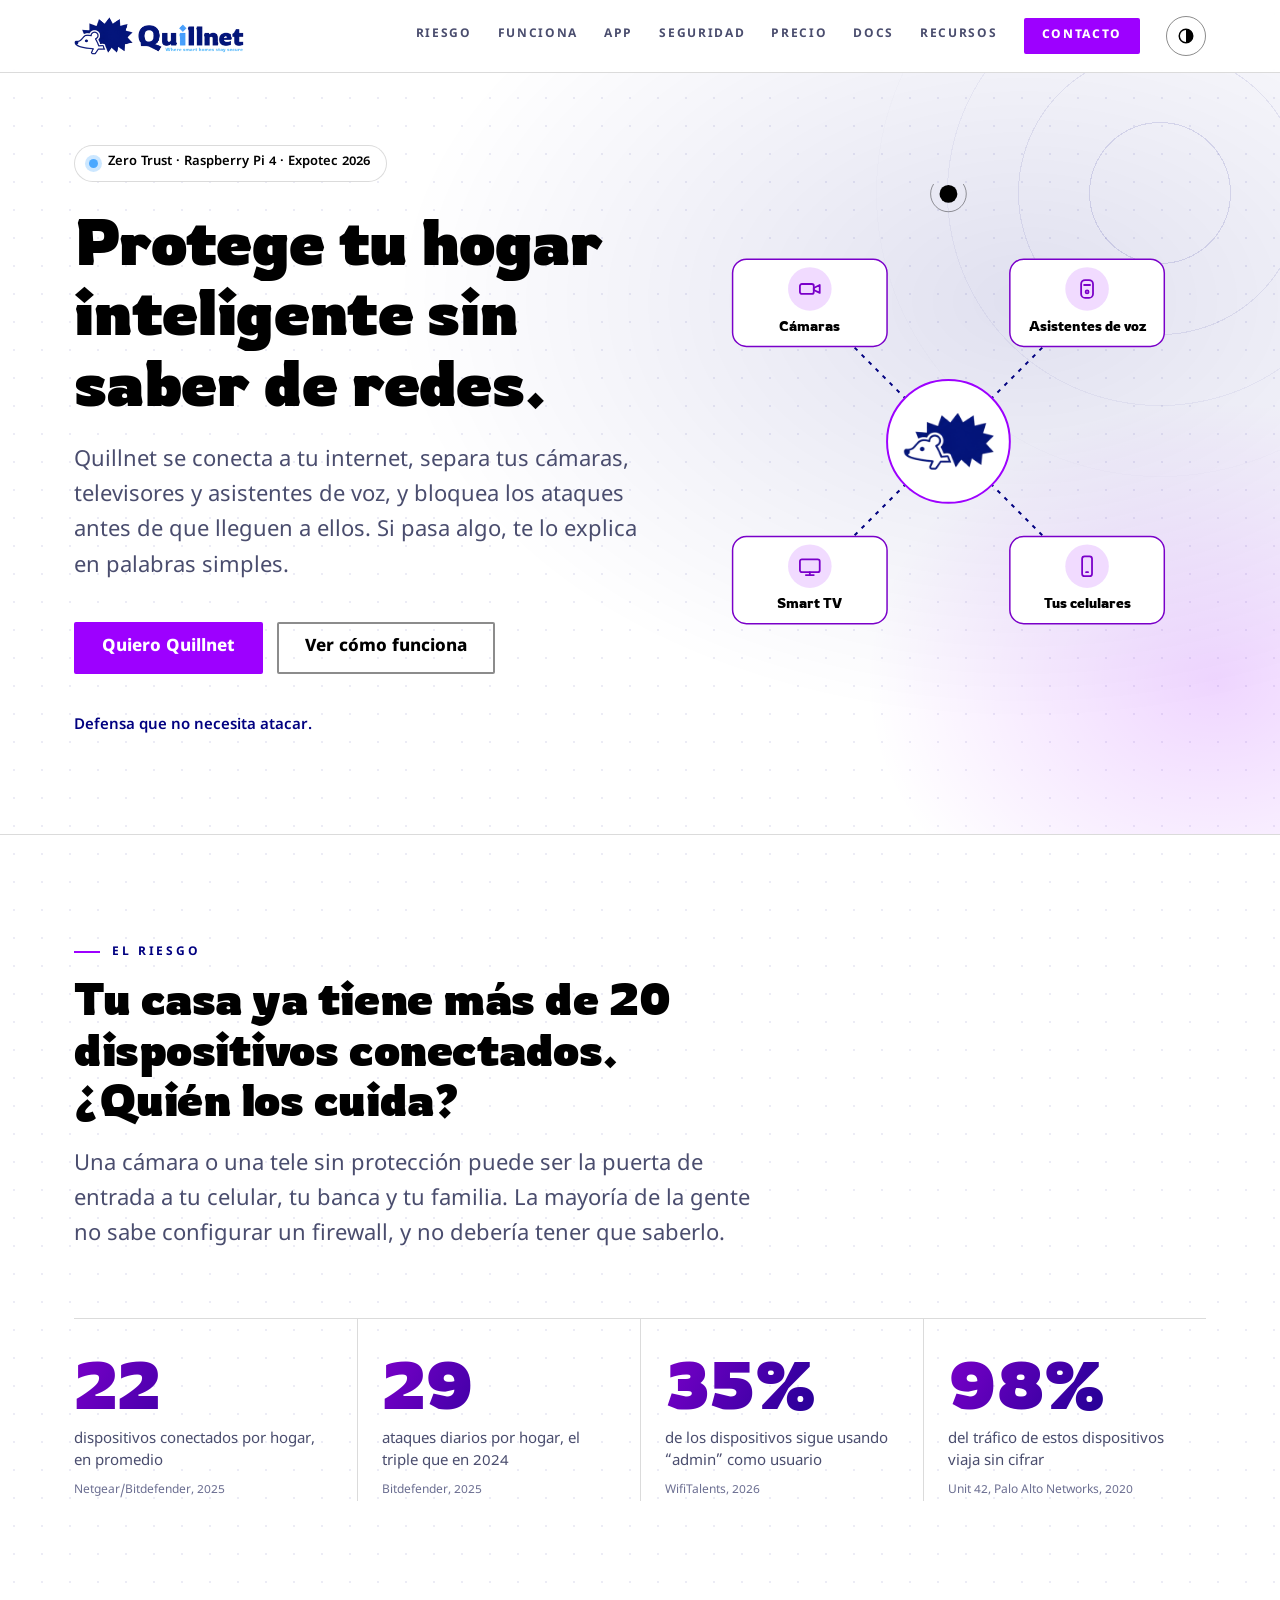
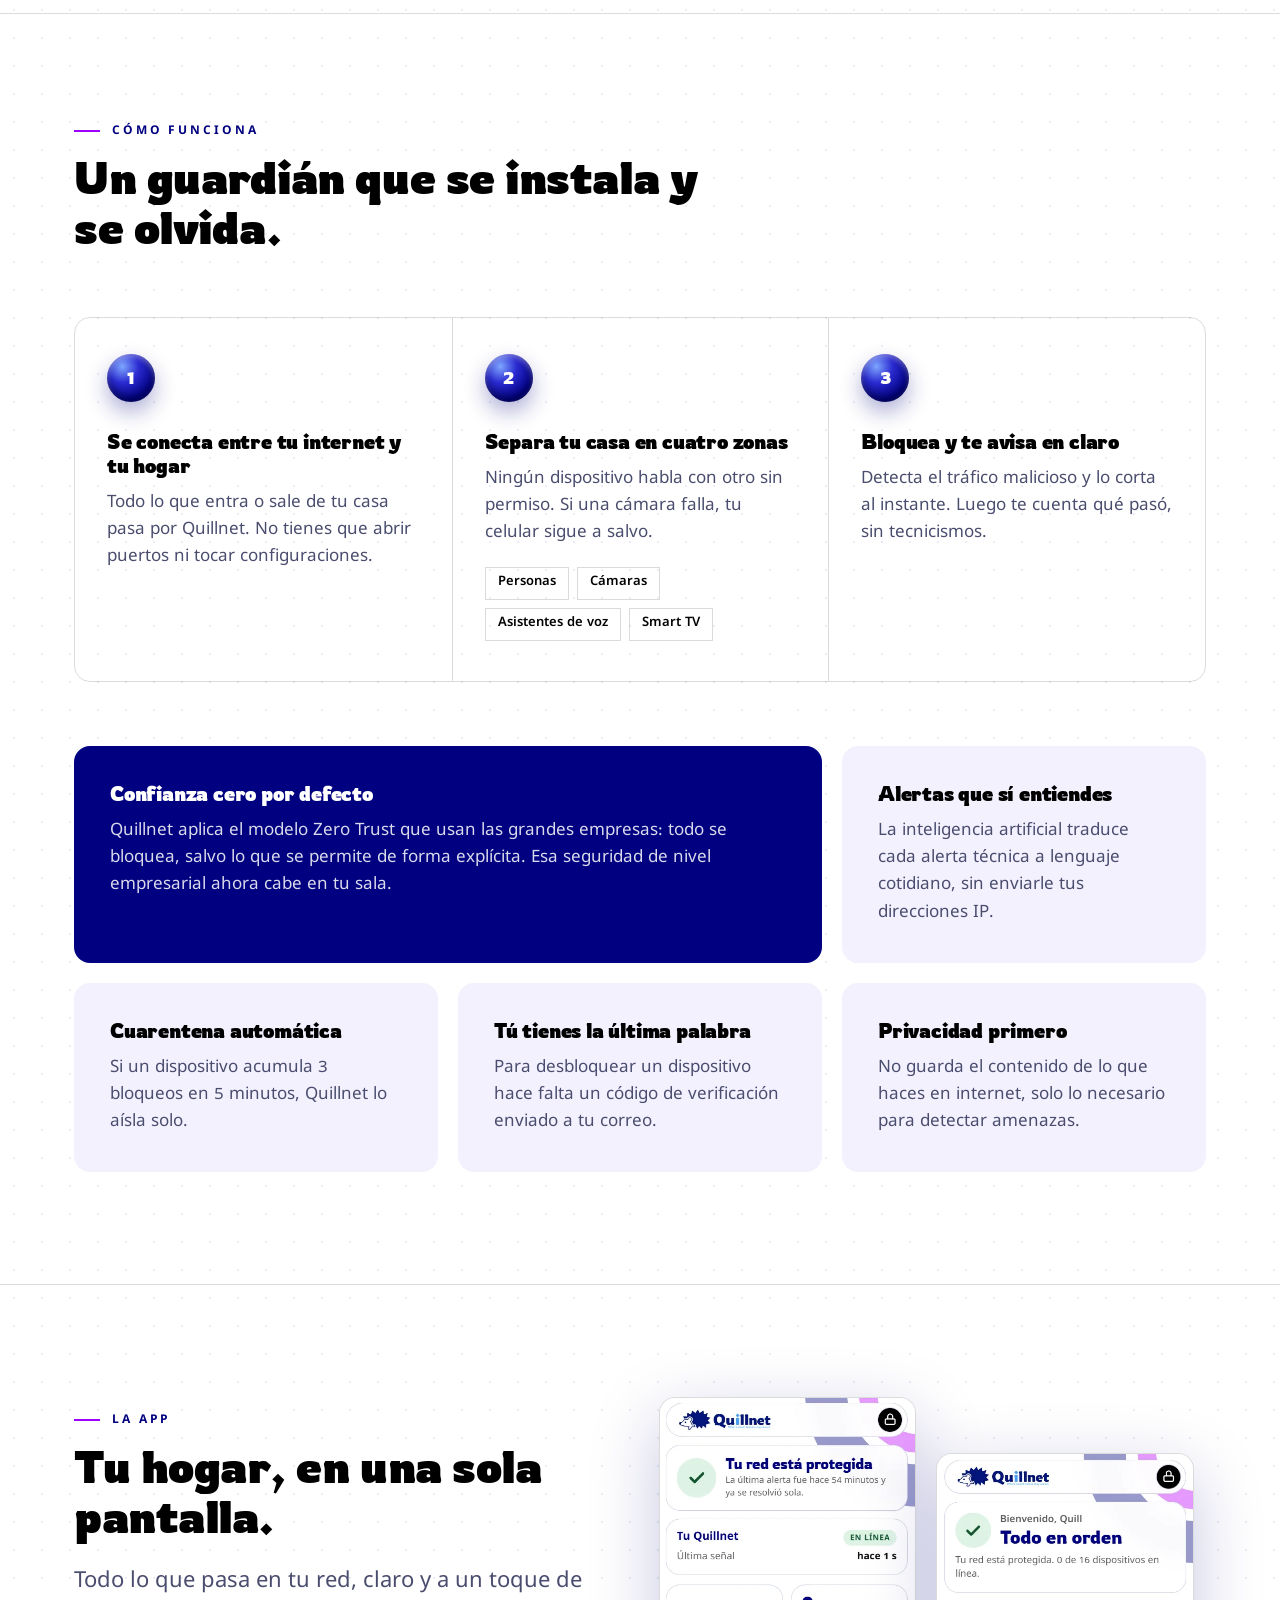
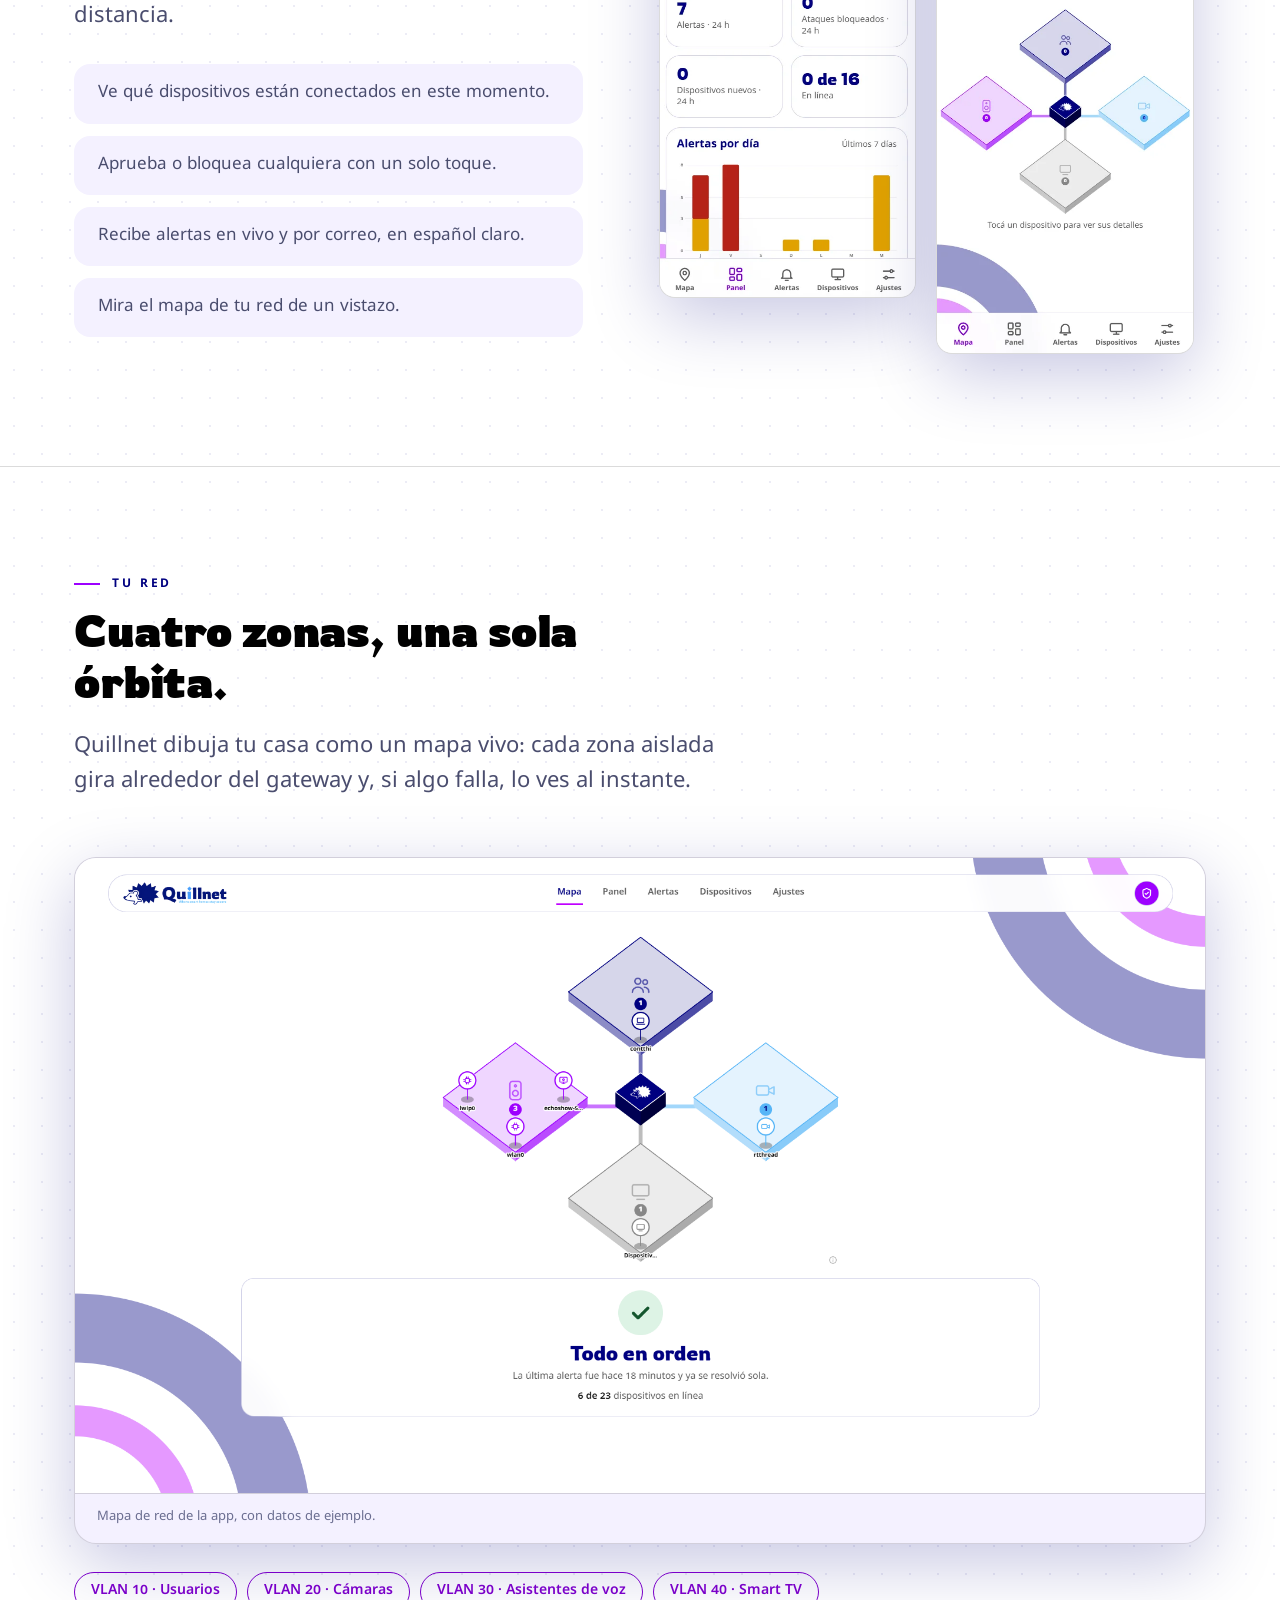
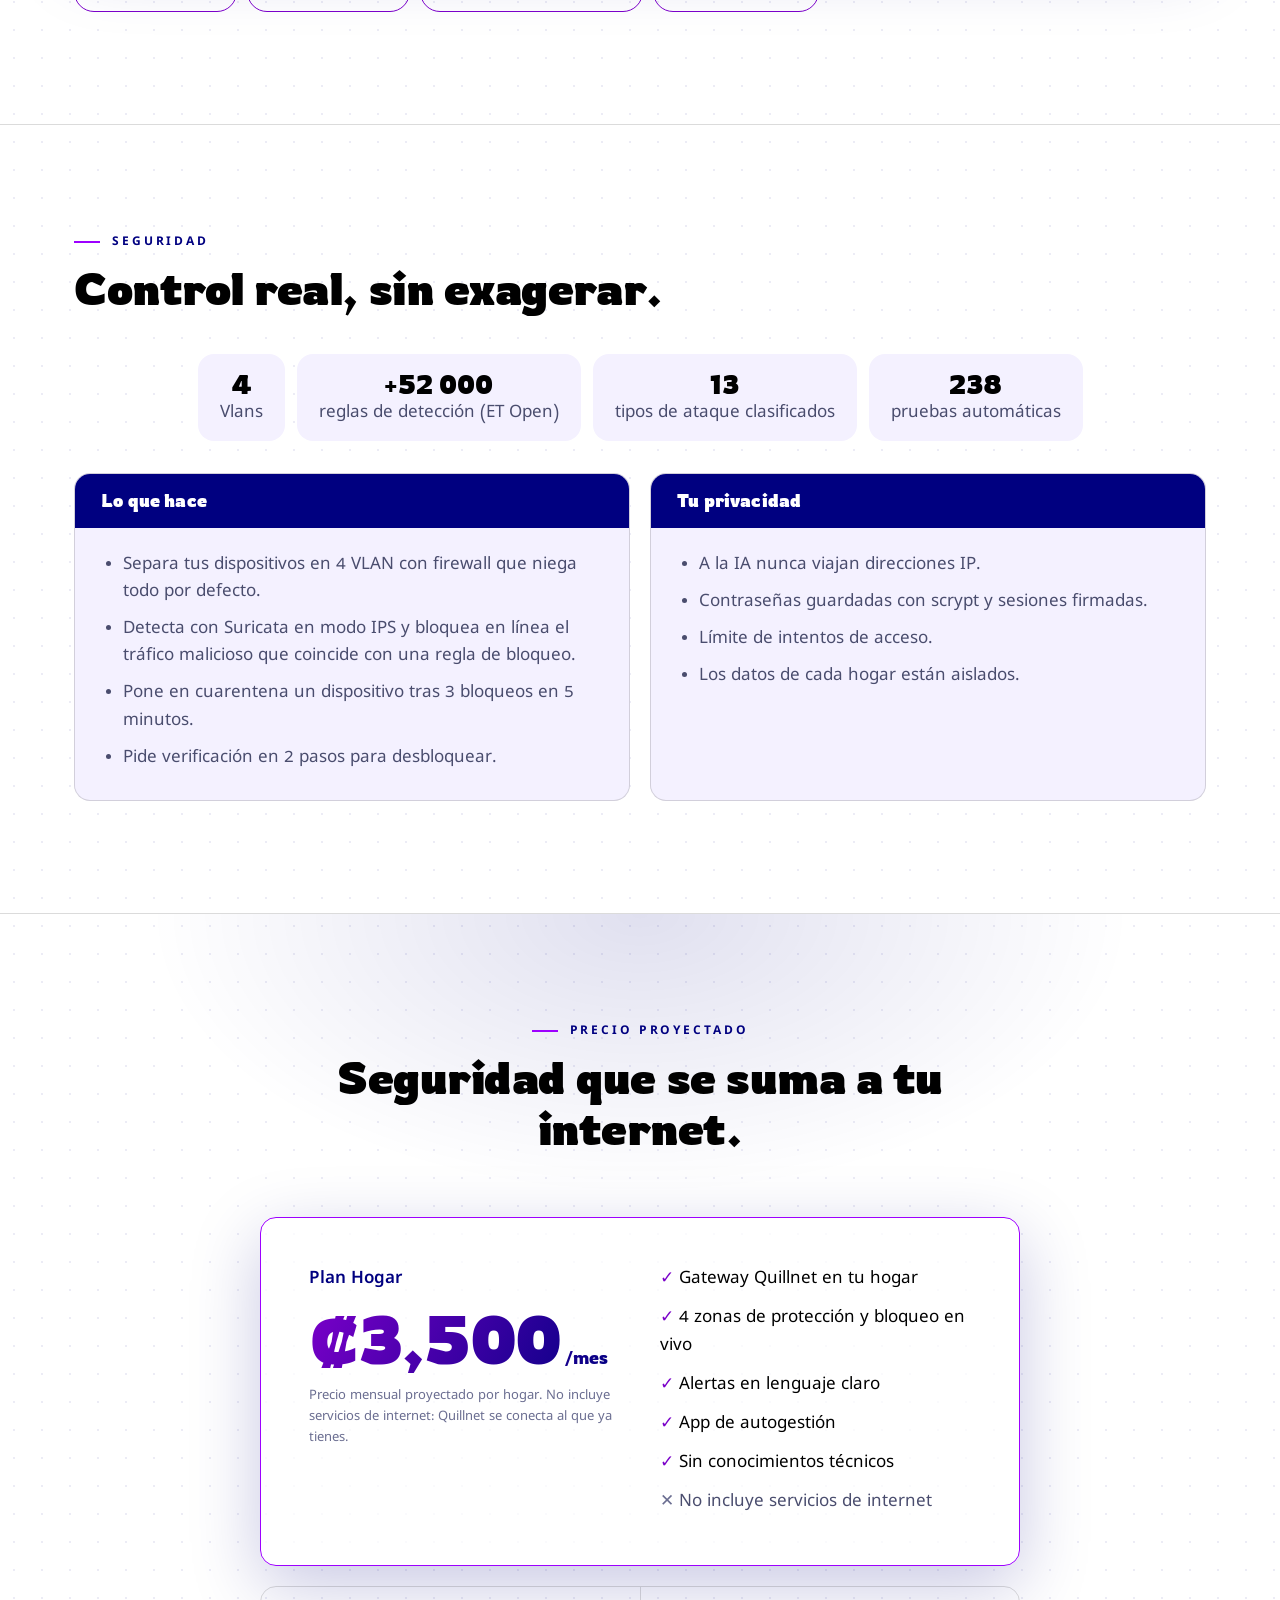
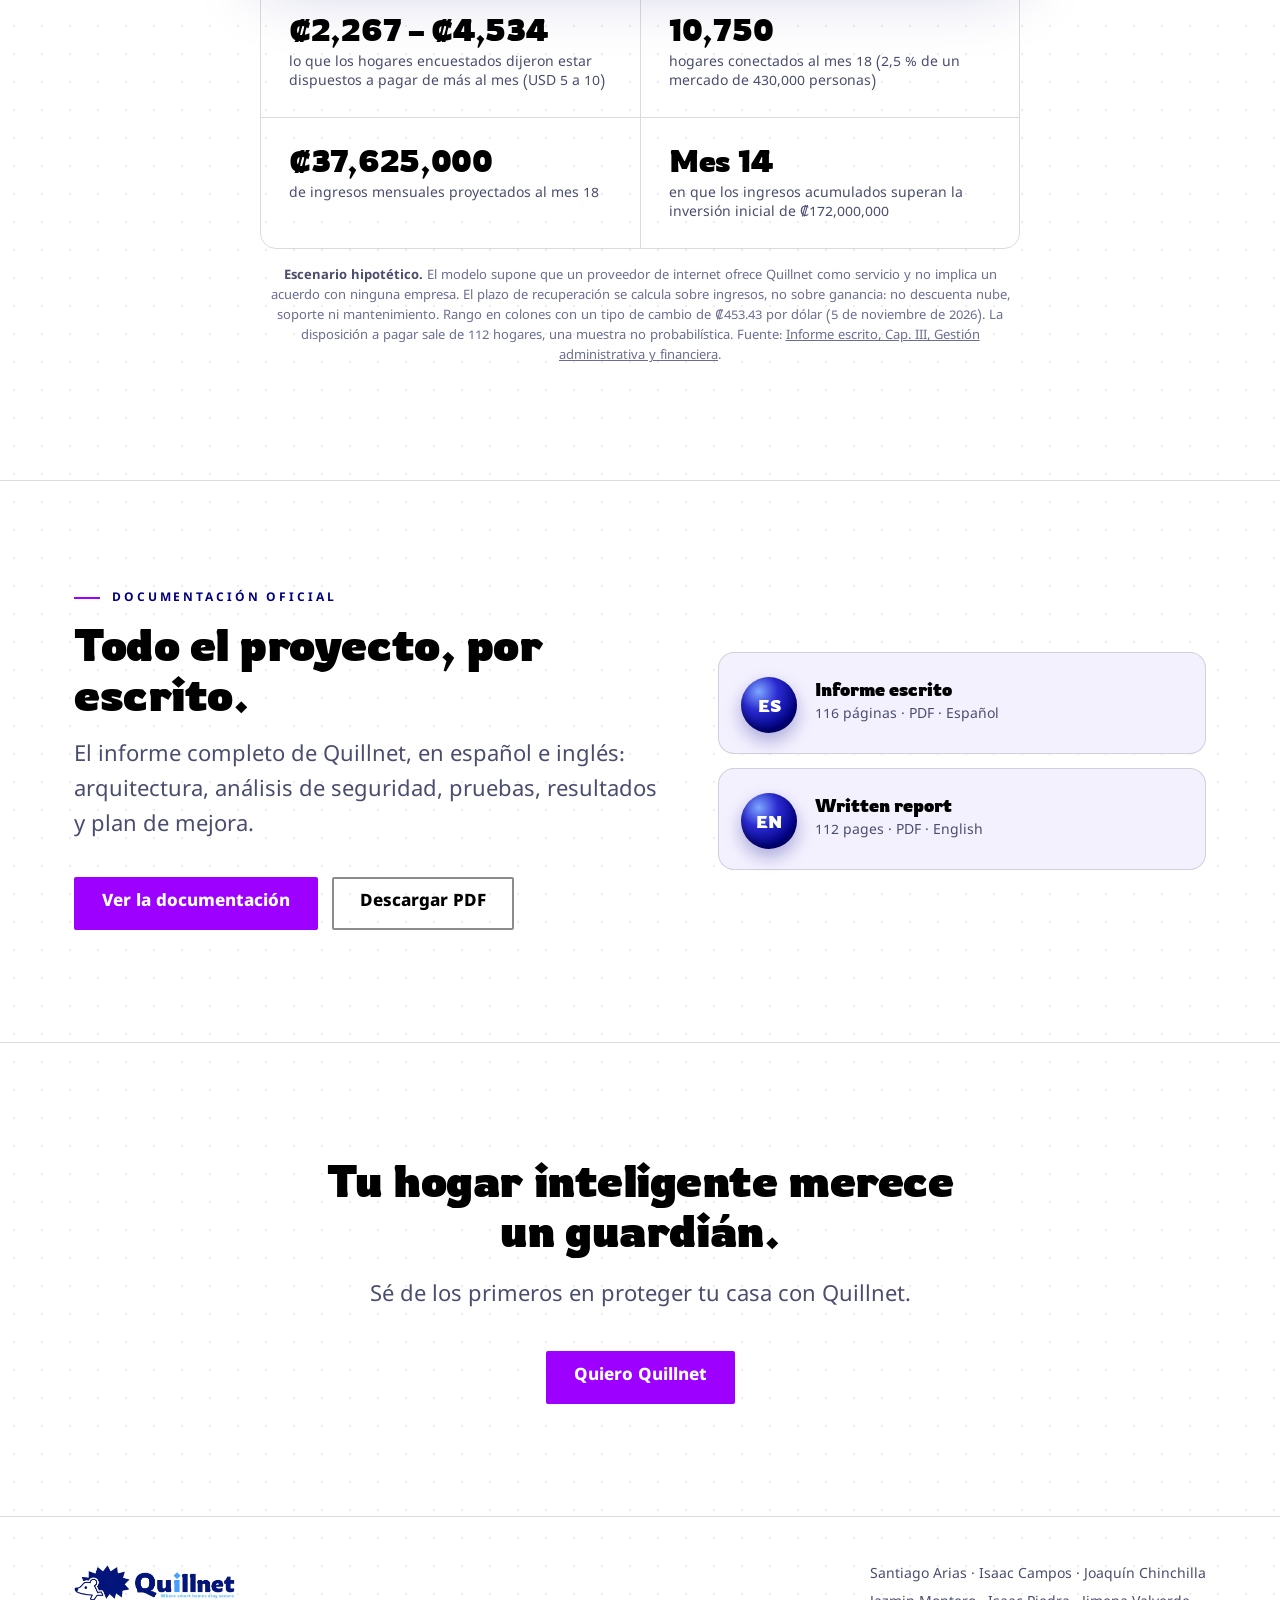
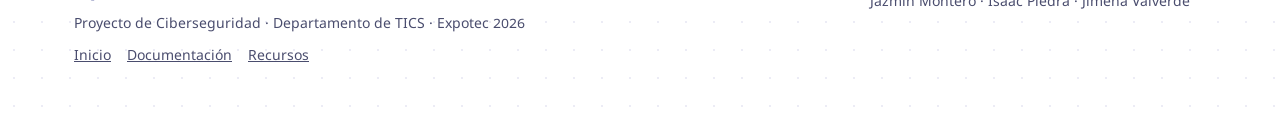
<file: index.html>
<!DOCTYPE html>
<html lang="es">
<head>
<meta charset="utf-8">
<meta name="viewport" content="width=device-width, initial-scale=1, viewport-fit=cover">
<title>Quillnet · Defensa que no necesita atacar</title>
<meta name="description" content="Quillnet protege las cámaras, televisores y asistentes de voz de tu hogar sin que tengas que configurar nada.">
<meta name="color-scheme" content="light dark"><script>var t=null;try{t=localStorage.getItem("qn-theme2")}catch(e){}document.documentElement.setAttribute("data-qn",t==="dark"?"dark":"light")</script><link rel="preconnect" href="https://fonts.googleapis.com"><link rel="preconnect" href="https://fonts.gstatic.com" crossorigin><link rel="stylesheet" href="https://fonts.googleapis.com/css2?family=Noto+Sans+Telugu:wght@300;400;600;800&family=Rowdies:wght@300;400;700&display=swap"><link rel="icon" href="assets/img/hub-light.png">
<link rel="stylesheet" href="css/styles.css"><link rel="stylesheet" href="css/quill.css">
</head>
<body>
<header><div class="wrap"><a href="#top" aria-label="Quillnet, inicio"><img class="lg-d" src="assets/img/logo-dark.png" alt="Quillnet"><img class="lg-l" src="assets/img/logo-light.png" alt="Quillnet"></a>
<nav aria-label="Principal"><a href="#problema">Riesgo</a><a href="#como">Funciona</a><a href="#app">App</a><a href="#seguridad">Seguridad</a><a href="#precio">Precio</a><a href="documentacion.html">Docs</a><a href="recursos.html">Recursos</a><a class="btn" href="#contacto">Contacto</a><button class="tg" id="tg" type="button" aria-label="Cambiar entre modo claro y oscuro" title="Modo claro / oscuro"><svg viewBox="0 0 24 24" aria-hidden="true"><circle cx="12" cy="12" r="9" fill="none" stroke="currentColor" stroke-width="2"/><path d="M12 3a9 9 0 0 1 0 18z" fill="currentColor"/></svg></button></nav></div></header>

<main id="top">
<section class="hero"><div class="wrap">
<div>
<p class="pill">Zero Trust · Raspberry Pi 4 · Expotec 2026</p>
<h1>Protege tu hogar inteligente sin saber de redes.</h1>
<p class="lead">Quillnet se conecta a tu internet, separa tus cámaras, televisores y asistentes de voz, y bloquea los ataques antes de que lleguen a ellos. Si pasa algo, te lo explica en palabras simples.</p>
<div class="cta"><a class="btn" href="#contacto">Quiero Quillnet</a><a class="btn ghost" href="#como">Ver cómo funciona</a></div>
<p class="tag">Defensa que no necesita atacar.</p>
</div>
<svg class="viz" viewBox="0 0 520 520" role="img" aria-label="Quillnet bloquea una amenaza antes de que llegue a los dispositivos del hogar">
<g class="link"><line x1="260" y1="260" x2="120" y2="120"/><line x1="260" y1="260" x2="400" y2="120"/><line x1="260" y1="260" x2="120" y2="400"/><line x1="260" y1="260" x2="400" y2="400"/></g>
<g><g class="zn"><rect class="zone" x="42" y="76" width="156" height="88" rx="14"/><circle class="badge" cx="120" cy="106" r="22"/><g class="ico" transform="translate(108 94)"><rect x="2" y="7" width="14" height="10" rx="2"/><path d="M16 11l6-3v8l-6-3z"/></g><text x="120" y="148" text-anchor="middle">Cámaras</text></g><g class="zn"><rect class="zone" x="322" y="76" width="156" height="88" rx="14"/><circle class="badge" cx="400" cy="106" r="22"/><g class="ico" transform="translate(388 94)"><rect x="6" y="3" width="12" height="18" rx="4"/><path d="M9 8h6"/><circle cx="12" cy="15" r="1.5"/></g><text x="400" y="148" text-anchor="middle">Asistentes de voz</text></g><g class="zn"><rect class="zone" x="42" y="356" width="156" height="88" rx="14"/><circle class="badge" cx="120" cy="386" r="22"/><g class="ico" transform="translate(108 374)"><rect x="2" y="5" width="20" height="13" rx="2"/><path d="M8 21h8M12 18v3"/></g><text x="120" y="428" text-anchor="middle">Smart TV</text></g><g class="zn"><rect class="zone" x="322" y="356" width="156" height="88" rx="14"/><circle class="badge" cx="400" cy="386" r="22"/><g class="ico" transform="translate(388 374)"><rect x="7" y="2" width="10" height="20" rx="2.5"/><path d="M11 18h2"/></g><text x="400" y="428" text-anchor="middle">Tus celulares</text></g></g>
<circle cx="260" cy="260" r="62" class="hub"/>
<image class="lg-d" href="assets/img/hub-dark.png" x="214" y="228" width="92" height="64" preserveAspectRatio="xMidYMid meet"/><image class="lg-l" href="assets/img/hub-light.png" x="214" y="228" width="92" height="64" preserveAspectRatio="xMidYMid meet"/>
<g class="spines" style="stroke:var(--spine)" stroke-width="3" stroke-linecap="round"><path d="M260 176V148M260 344v28M176 260H148M344 260h28M200 200l-20-20M320 200l20-20M200 320l-20 20M320 320l20 20"/></g>
<g class="threat"><circle class="tdot" cx="260" cy="10" r="9"/><circle class="tring" cx="260" cy="10" r="18"/></g>
<text x="260" y="500" text-anchor="middle" class="alert" style="fill:var(--alertc)">Amenaza bloqueada</text>
</svg>
</div></section>

<section id="problema"><div class="wrap">
<p class="eyebrow">El riesgo</p>
<h2>Tu casa ya tiene más de 20 dispositivos conectados. ¿Quién los cuida?</h2>
<p class="lead" style="margin-top:24px">Una cámara o una tele sin protección puede ser la puerta de entrada a tu celular, tu banca y tu familia. La mayoría de la gente no sabe configurar un firewall, y no debería tener que saberlo.</p>
<div class="stats">
<div class="stat"><b data-to="22">0</b><span>dispositivos conectados por hogar, en promedio</span><small>Netgear/Bitdefender, 2025</small></div>
<div class="stat"><b data-to="29">0</b><span>ataques diarios por hogar, el triple que en 2024</span><small>Bitdefender, 2025</small></div>
<div class="stat"><b data-to="35" data-s="%">0</b><span>de los dispositivos sigue usando “admin” como usuario</span><small>WifiTalents, 2026</small></div>
<div class="stat"><b data-to="98" data-s="%">0</b><span>del tráfico de estos dispositivos viaja sin cifrar</span><small>Unit 42, Palo Alto Networks, 2020</small></div>
</div></div></section>

<section id="como"><div class="wrap">
<p class="eyebrow">Cómo funciona</p>
<h2>Un guardián que se instala y se olvida.</h2>
<div class="steps">
<div class="step"><i>1</i><h3>Se conecta entre tu internet y tu hogar</h3><p>Todo lo que entra o sale de tu casa pasa por Quillnet. No tienes que abrir puertos ni tocar configuraciones.</p></div>
<div class="step"><i>2</i><h3>Separa tu casa en cuatro zonas</h3><p>Ningún dispositivo habla con otro sin permiso. Si una cámara falla, tu celular sigue a salvo.</p><div class="zones"><span>Personas</span><span>Cámaras</span><span>Asistentes de voz</span><span>Smart TV</span></div></div>
<div class="step"><i>3</i><h3>Bloquea y te avisa en claro</h3><p>Detecta el tráfico malicioso y lo corta al instante. Luego te cuenta qué pasó, sin tecnicismos.</p></div>
</div>
<div class="feats">
<div class="feat"><h3>Confianza cero por defecto</h3><p>Quillnet aplica el modelo Zero Trust que usan las grandes empresas: todo se bloquea, salvo lo que se permite de forma explícita. Esa seguridad de nivel empresarial ahora cabe en tu sala.</p></div>
<div class="feat"><h3>Alertas que sí entiendes</h3><p>La inteligencia artificial traduce cada alerta técnica a lenguaje cotidiano, sin enviarle tus direcciones IP.</p></div>
<div class="feat"><h3>Cuarentena automática</h3><p>Si un dispositivo acumula 3 bloqueos en 5 minutos, Quillnet lo aísla solo.</p></div>
<div class="feat"><h3>Tú tienes la última palabra</h3><p>Para desbloquear un dispositivo hace falta un código de verificación enviado a tu correo.</p></div>
<div class="feat"><h3>Privacidad primero</h3><p>No guarda el contenido de lo que haces en internet, solo lo necesario para detectar amenazas.</p></div>
</div></div></section>

<section id="app" class="app"><div class="wrap">
<div>
<p class="eyebrow">La app</p>
<h2>Tu hogar, en una sola pantalla.</h2>
<p class="lead" style="margin-top:24px">Todo lo que pasa en tu red, claro y a un toque de distancia.</p>
<ul><li>Ve qué dispositivos están conectados en este momento.</li><li>Aprueba o bloquea cualquiera con un solo toque.</li><li>Recibe alertas en vivo y por correo, en español claro.</li><li>Mira el mapa de tu red de un vistazo.</li></ul>
</div>
<div class="phones"><div class="phone"><img class="lg-l" src="assets/img/panel-claro.webp" alt="Panel de Quillnet: la red está protegida, con alertas y dispositivos en línea" loading="lazy"><img class="lg-d" src="assets/img/panel-oscuro.webp" alt="Panel de Quillnet: la red está protegida, con alertas y dispositivos en línea" loading="lazy"></div><div class="phone"><img class="lg-l" src="assets/img/mapa-claro.webp" alt="Mapa de Quillnet con las cuatro zonas del hogar" loading="lazy"><img class="lg-d" src="assets/img/mapa-oscuro.webp" alt="Mapa de Quillnet con las cuatro zonas del hogar" loading="lazy"></div></div>
</div></section>

<section id="red"><div class="wrap">
<p class="eyebrow">Tu red</p>
<h2>Cuatro zonas, una sola órbita.</h2>
<p class="lead" style="margin-top:24px">Quillnet dibuja tu casa como un mapa vivo: cada zona aislada gira alrededor del gateway y, si algo falla, lo ves al instante.</p>
<figure class="figure"><img class="lg-l" src="assets/img/Captura de pantalla 2026-11-11 134157.png" alt="Mapa de red de Quillnet en modo claro: cuatro VLAN alrededor de la Raspberry Pi y la salida a internet" loading="lazy" width="1800" height="1013"><img class="lg-d" src="assets/img/Captura de pantalla 2026-11-11 134353.png" alt="Mapa de red de Quillnet en modo oscuro: cuatro VLAN alrededor de la Raspberry Pi y la salida a internet" loading="lazy" width="1800" height="1013"><figcaption class="figcap">Mapa de red de la app, con datos de ejemplo.</figcaption></figure>
<ul class="red-note"><li>VLAN 10 · Usuarios</li><li>VLAN 20 · Cámaras</li><li>VLAN 30 · Asistentes de voz</li><li>VLAN 40 · Smart TV</li></ul>
</div></section>

<section id="seguridad"><div class="wrap"><p class="eyebrow">Seguridad</p><h2>Control real, sin exagerar.</h2>
<ul class="chips"><li><b>4</b>Vlans</li><li><b>+52 000</b>reglas de detección (ET Open)</li><li><b>13</b>tipos de ataque clasificados</li><li><b>238</b>pruebas automáticas</li></ul>
<div class="cards"><article class="card"><h3>Lo que hace</h3><ul><li>Separa tus dispositivos en 4 VLAN con firewall que niega todo por defecto.</li><li>Detecta con Suricata en modo IPS y bloquea en línea el tráfico malicioso que coincide con una regla de bloqueo.</li><li>Pone en cuarentena un dispositivo tras 3 bloqueos en 5 minutos.</li><li>Pide verificación en 2 pasos para desbloquear.</li></ul></article>
<article class="card"><h3>Tu privacidad</h3><ul><li>A la IA nunca viajan direcciones IP.</li><li>Contraseñas guardadas con scrypt y sesiones firmadas.</li><li>Límite de intentos de acceso.</li><li>Los datos de cada hogar están aislados.</li></ul></article>
</div></div></section>

<section id="precio" class="price"><div class="wrap">
<div style="text-align:center"><p class="eyebrow">Precio proyectado</p><h2 style="margin:0 auto">Seguridad que se suma a tu internet.</h2></div>
<div class="plan">
<div><p style="color:var(--ice);font-weight:600">Plan Hogar</p><p class="amt" style="margin-top:12px">₡3,500<small> /mes</small></p><p class="note">Precio mensual proyectado por hogar. No incluye servicios de internet: Quillnet se conecta al que ya tienes.</p></div>
<ul><li>Gateway Quillnet en tu hogar</li><li>4 zonas de protección y bloqueo en vivo</li><li>Alertas en lenguaje claro</li><li>App de autogestión</li><li>Sin conocimientos técnicos</li><li class="no">No incluye servicios de internet</li></ul>
</div>
<div class="model"><div class="facts">
<div><b>₡2,267 – ₡4,534</b><span>lo que los hogares encuestados dijeron estar dispuestos a pagar de más al mes (USD 5 a 10)</span></div>
<div><b>10,750</b><span>hogares conectados al mes 18 (2,5 % de un mercado de 430,000 personas)</span></div>
<div><b>₡37,625,000</b><span>de ingresos mensuales proyectados al mes 18</span></div>
<div><b>Mes 14</b><span>en que los ingresos acumulados superan la inversión inicial de ₡172,000,000</span></div>
</div></div>
<p class="disclaimer"><b>Escenario hipotético.</b> El modelo supone que un proveedor de internet ofrece Quillnet como servicio y no implica un acuerdo con ninguna empresa. El plazo de recuperación se calcula sobre ingresos, no sobre ganancia: no descuenta nube, soporte ni mantenimiento. Rango en colones con un tipo de cambio de ₡453.43 por dólar (5 de noviembre de 2026). La disposición a pagar sale de 112 hogares, una muestra no probabilística. Fuente: <a href="documentacion.html#contenido">Informe escrito, Cap. III, Gestión administrativa y financiera</a>.</p>
</div></section>

<section id="documentacion" class="docband"><div class="wrap">
<div><p class="eyebrow">Documentación oficial</p><h2>Todo el proyecto, por escrito.</h2>
<p class="lead">El informe completo de Quillnet, en español e inglés: arquitectura, análisis de seguridad, pruebas, resultados y plan de mejora.</p>
<div class="cta"><a class="btn" href="documentacion.html">Ver la documentación</a><a class="btn ghost" href="assets/docs/quillnet-informe-escrito-es.pdf" download>Descargar PDF</a></div></div>
<div class="mini-docs"><a class="mini-doc" href="assets/docs/quillnet-informe-escrito-es.pdf" target="_blank" rel="noopener"><span class="lang">ES</span><div><b>Informe escrito</b><span>116 páginas · PDF · Español</span></div></a><a class="mini-doc" href="assets/docs/quillnet-written-report-en.pdf" target="_blank" rel="noopener"><span class="lang">EN</span><div><b>Written report</b><span>112 pages · PDF · English</span></div></a></div>
</div></section>

<section id="contacto" class="end"><div class="wrap">
<h2>Tu hogar inteligente merece un guardián.</h2>
<p class="lead">Sé de los primeros en proteger tu casa con Quillnet.</p>
<a class="btn" target="_blank" rel="noopener"
   href="https://mail.google.com/mail/?view=cm&amp;to=quillnetinfo@gmail.com&amp;su=Quiero%20Quillnet&amp;body=Hola%2C%20me%20interesa%20Quillnet.%20%C2%BFPueden%20darme%20m%C3%A1s%20informaci%C3%B3n%3F">Quiero Quillnet</a>
</div></section>
</main>

<footer><div class="wrap">
<div><img class="lg-d" src="assets/img/logo-dark.png" alt="Quillnet"><img class="lg-l" src="assets/img/logo-light.png" alt="Quillnet"><p>Proyecto de Ciberseguridad · Departamento de TICS · Expotec 2026</p><p class="links"><a href="index.html">Inicio</a><a href="documentacion.html">Documentación</a><a href="recursos.html">Recursos</a></p></div>
<div><p>Santiago Arias · Isaac Campos · Joaquín Chinchilla</p><p>Jazmin Montero · Isaac Piedra · Jimena Valverde</p></div>
</div></footer>

<script src="js/main.js"></script>
</body>
</html>
</file>
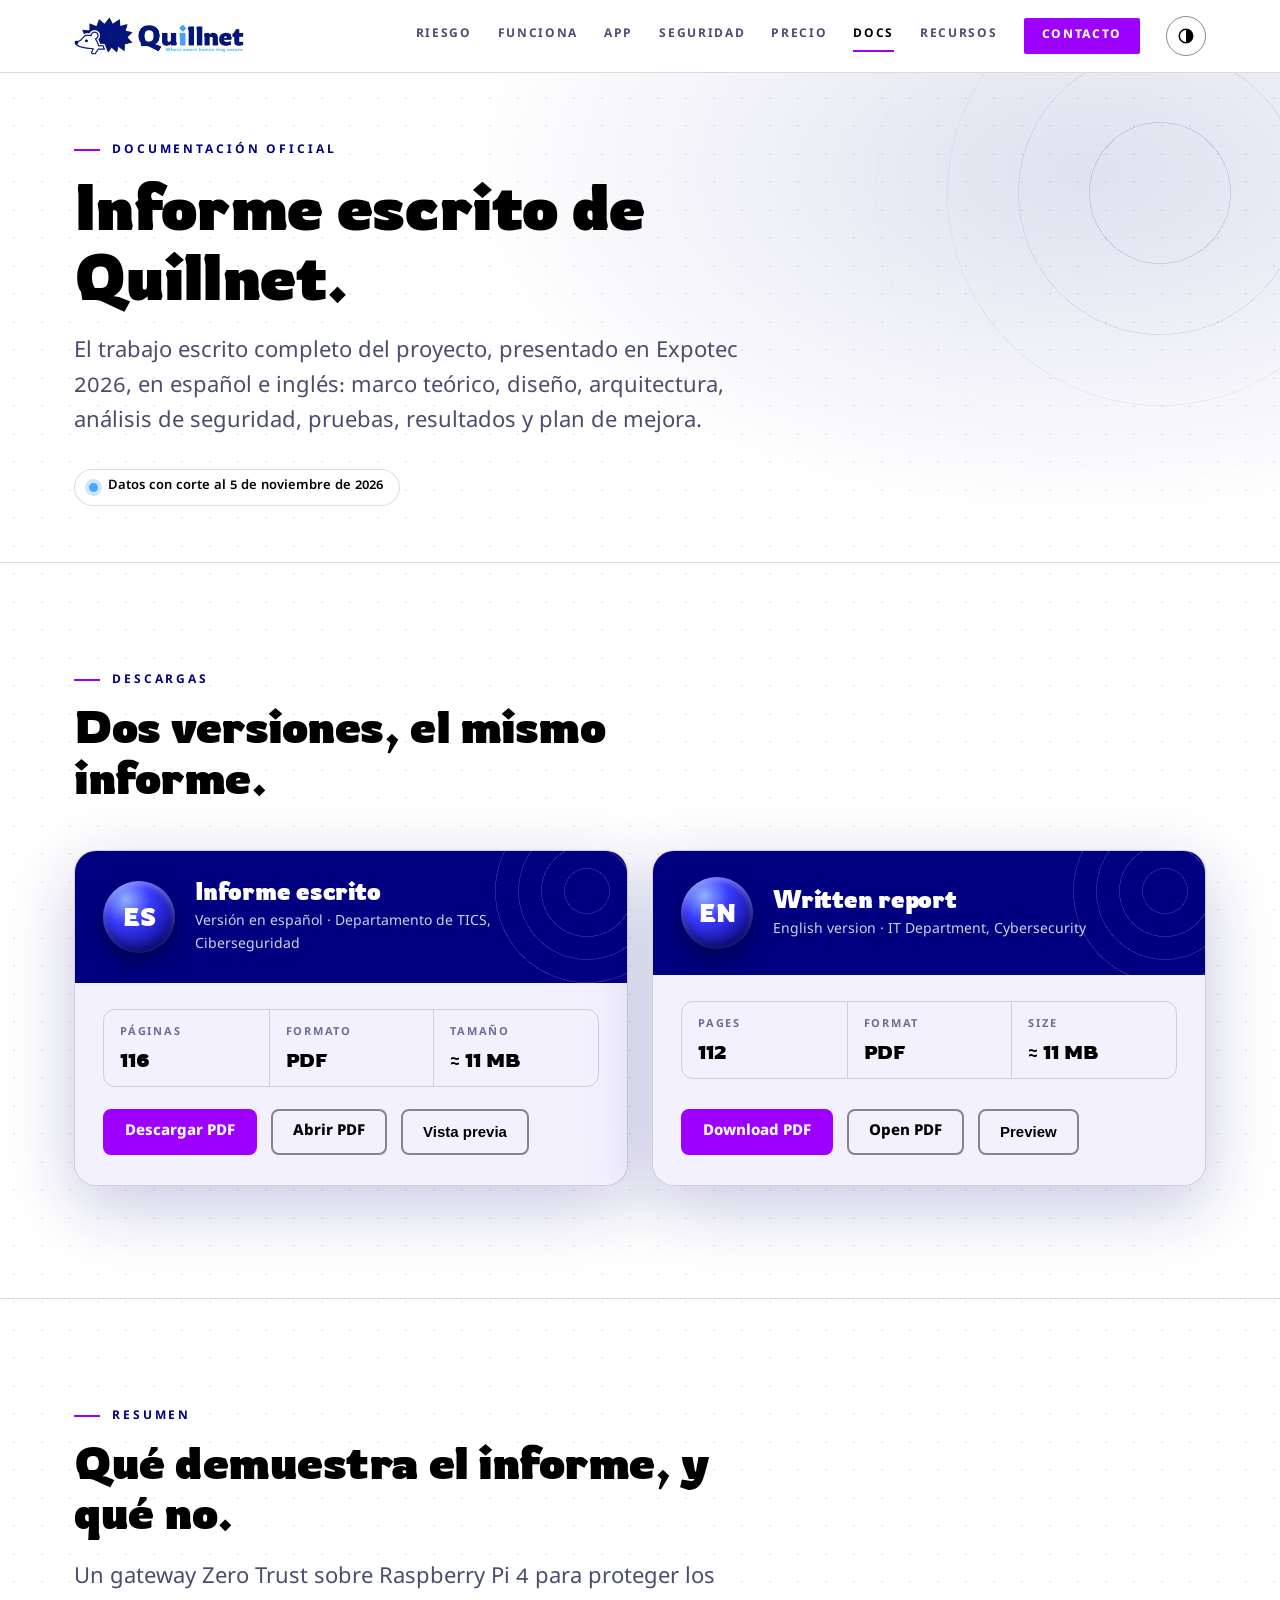
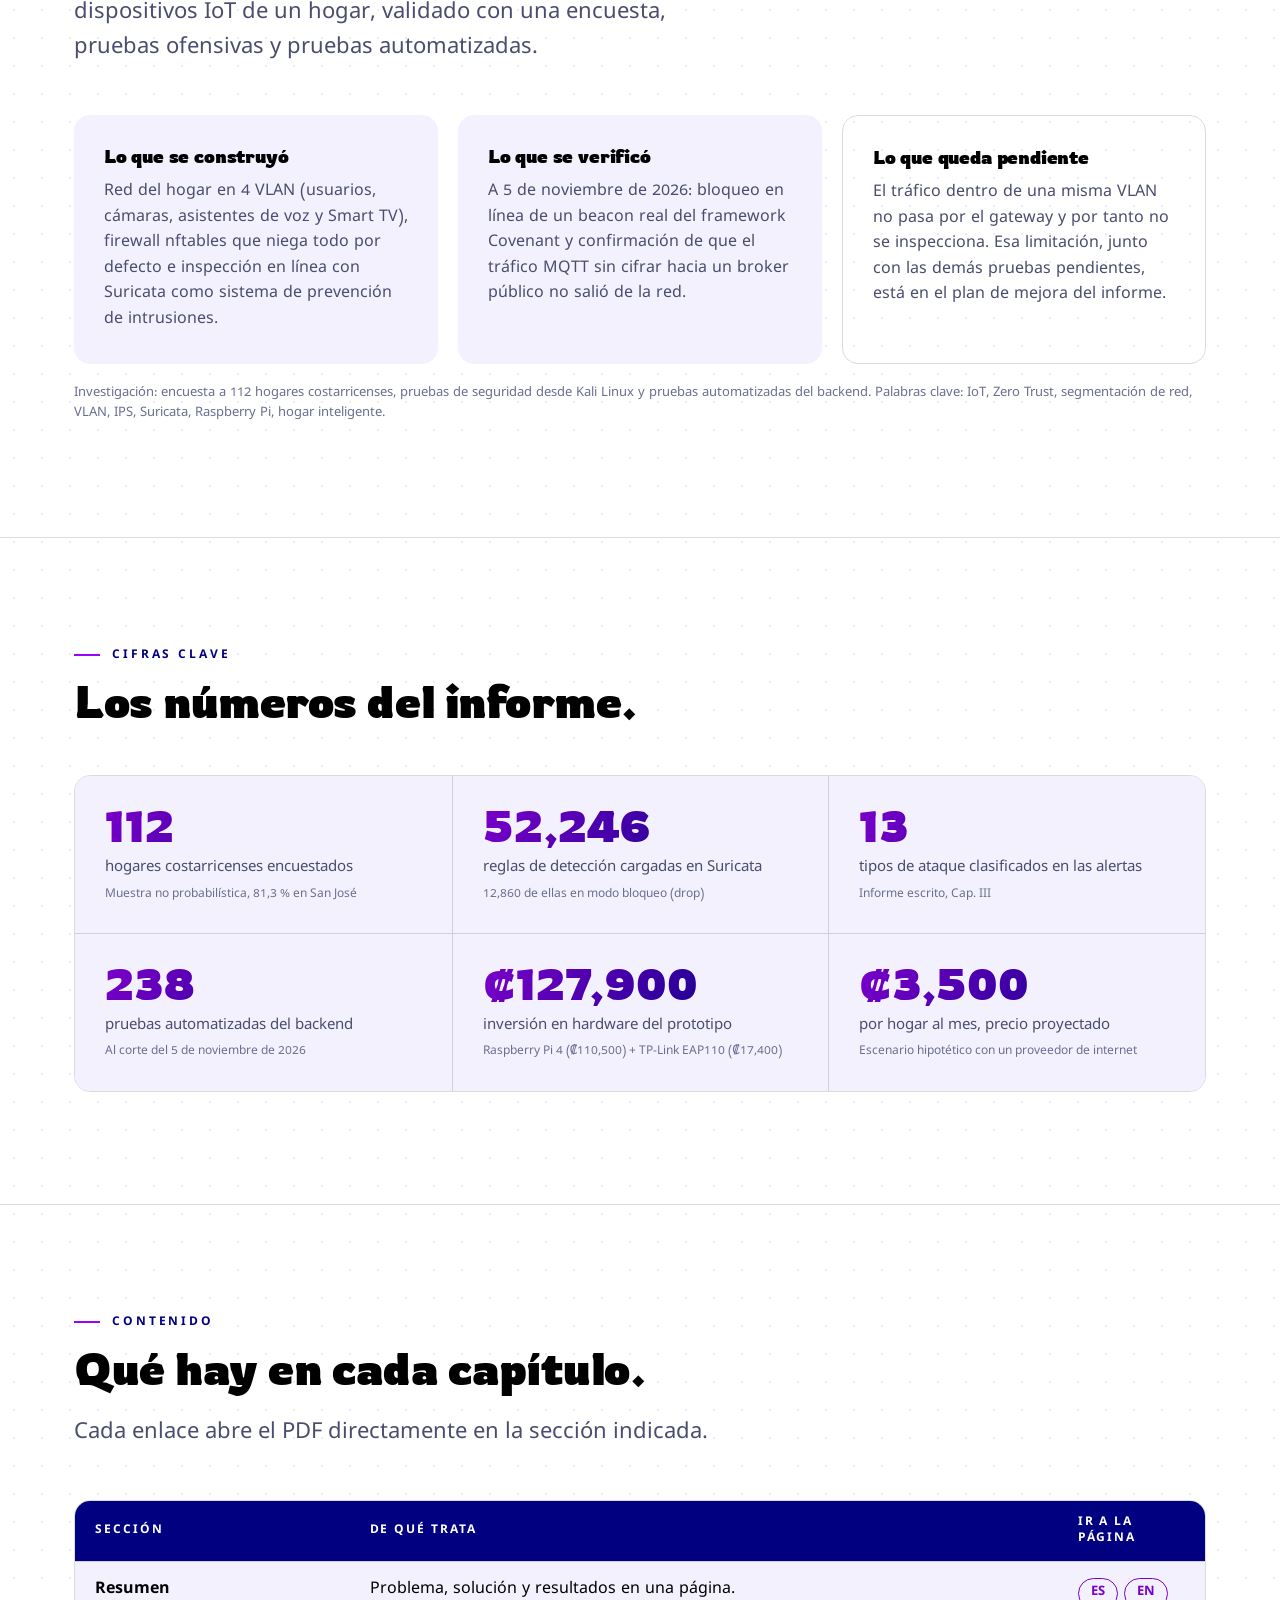
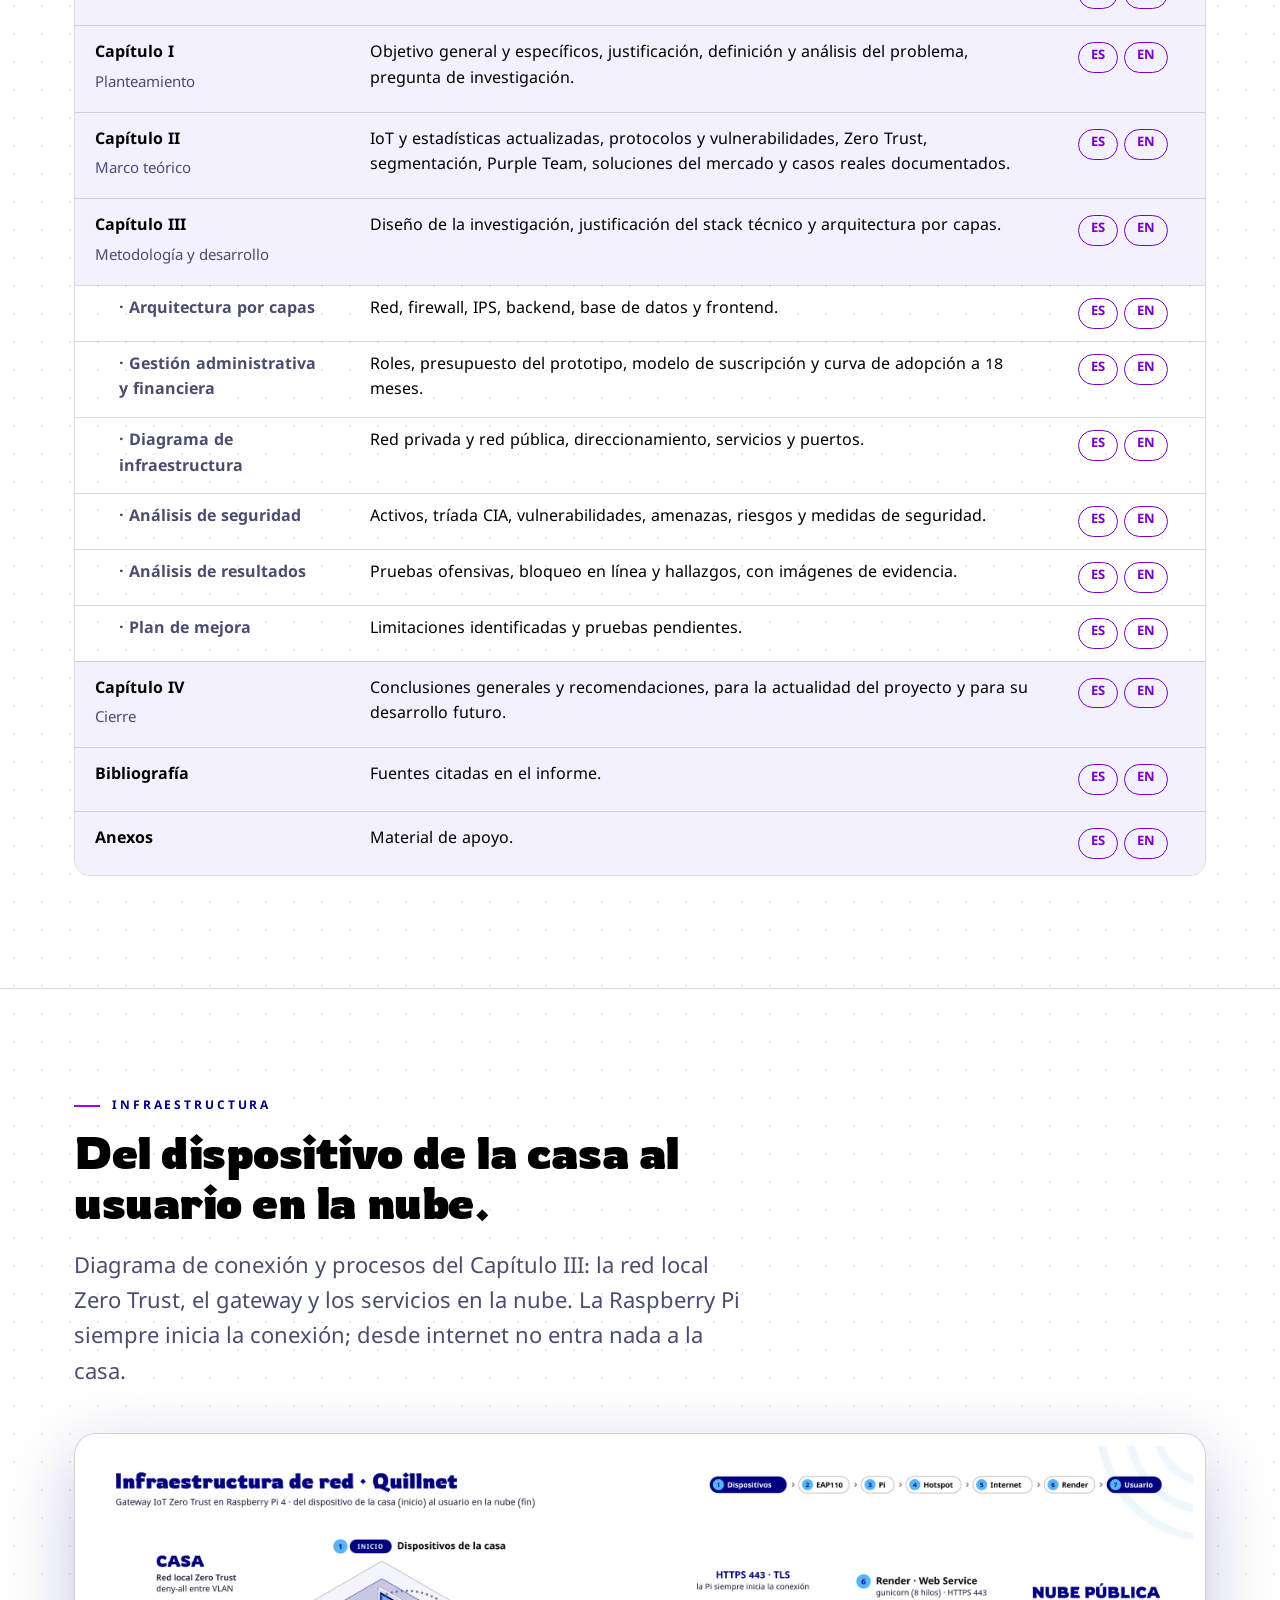
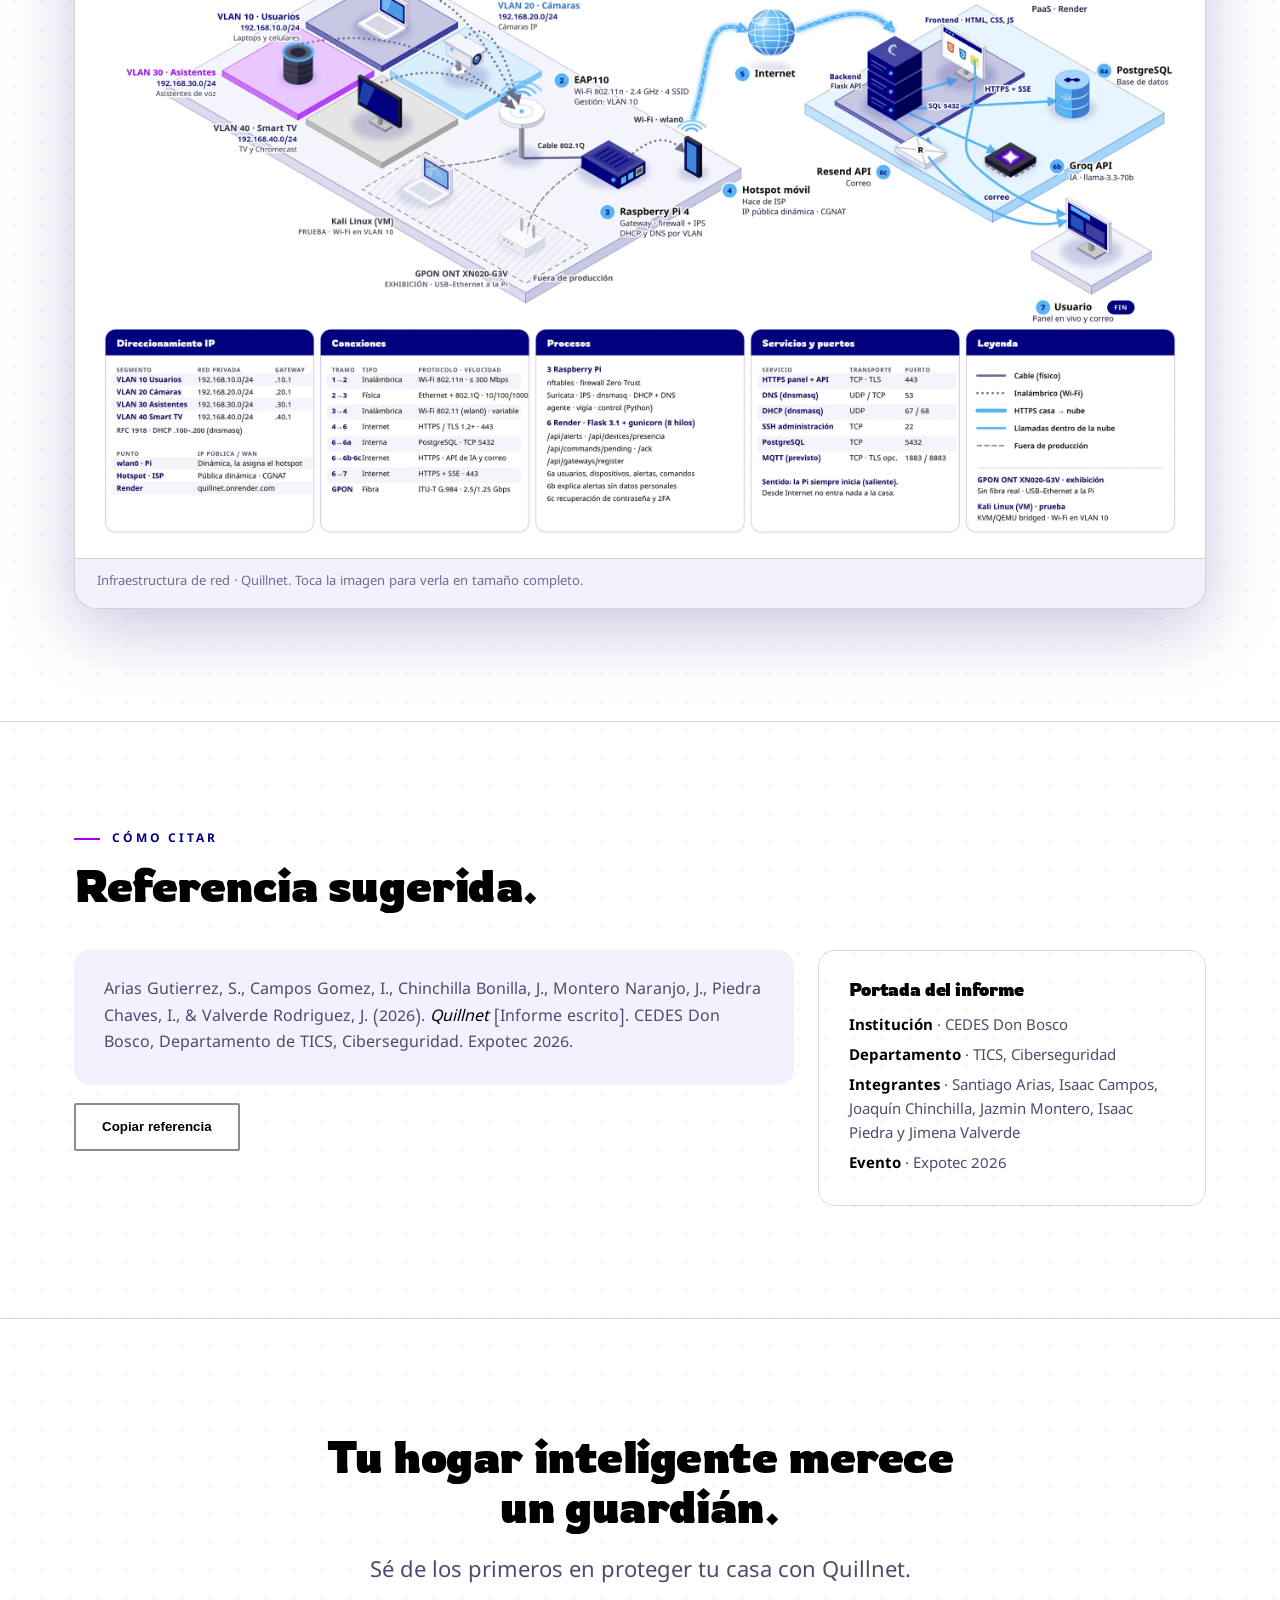
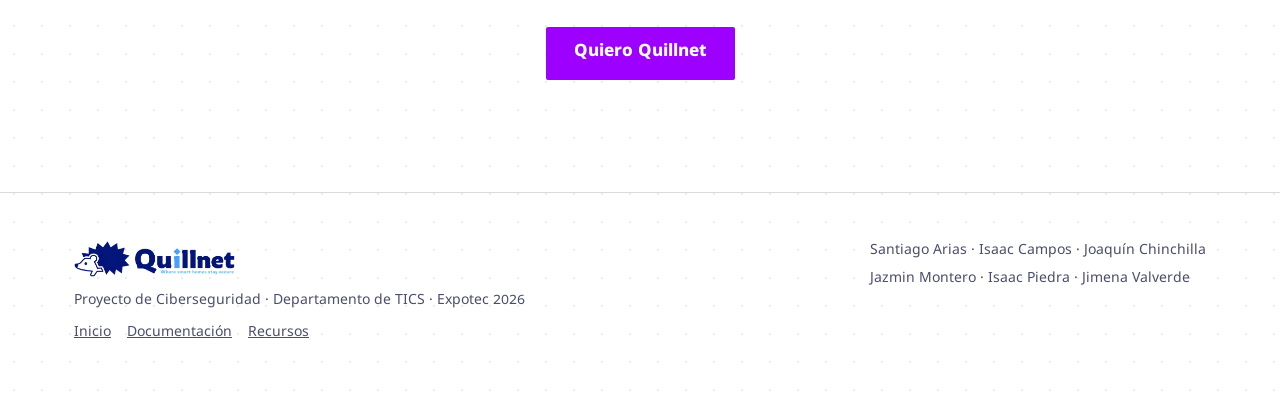
<file: documentacion.html>
<!DOCTYPE html>
<html lang="es">
<head>
<meta charset="utf-8">
<meta name="viewport" content="width=device-width, initial-scale=1, viewport-fit=cover">
<title>Documentación oficial · Quillnet</title>
<meta name="description" content="Informe escrito completo de Quillnet (Expotec 2026) en español e inglés: arquitectura, análisis de seguridad, pruebas, resultados y plan de mejora.">
<meta name="color-scheme" content="light dark"><script>var t=null;try{t=localStorage.getItem("qn-theme2")}catch(e){}document.documentElement.setAttribute("data-qn",t==="dark"?"dark":"light")</script><link rel="preconnect" href="https://fonts.googleapis.com"><link rel="preconnect" href="https://fonts.gstatic.com" crossorigin><link rel="stylesheet" href="https://fonts.googleapis.com/css2?family=Noto+Sans+Telugu:wght@300;400;600;800&family=Rowdies:wght@300;400;700&display=swap"><link rel="icon" href="assets/img/hub-light.png">
<link rel="stylesheet" href="css/styles.css"><link rel="stylesheet" href="css/recursos.css"><link rel="stylesheet" href="css/quill.css">
</head>
<body>
<header><div class="wrap"><a href="index.html" aria-label="Quillnet, inicio"><img class="lg-d" src="assets/img/logo-dark.png" alt="Quillnet"><img class="lg-l" src="assets/img/logo-light.png" alt="Quillnet"></a>
<nav aria-label="Principal"><a href="index.html#problema">Riesgo</a><a href="index.html#como">Funciona</a><a href="index.html#app">App</a><a href="index.html#seguridad">Seguridad</a><a href="index.html#precio">Precio</a><a href="documentacion.html" aria-current="page">Docs</a><a href="recursos.html">Recursos</a><a class="btn" href="index.html#contacto">Contacto</a><button class="tg" id="tg" type="button" aria-label="Cambiar entre modo claro y oscuro" title="Modo claro / oscuro"><svg viewBox="0 0 24 24" aria-hidden="true"><circle cx="12" cy="12" r="9" fill="none" stroke="currentColor" stroke-width="2"/><path d="M12 3a9 9 0 0 1 0 18z" fill="currentColor"/></svg></button></nav></div></header>

<main id="top">
<section class="rhero"><div class="wrap">
<p class="eyebrow">Documentación oficial</p>
<h1>Informe escrito de Quillnet.</h1>
<p class="lead">El trabajo escrito completo del proyecto, presentado en Expotec 2026, en español e inglés: marco teórico, diseño, arquitectura, análisis de seguridad, pruebas, resultados y plan de mejora.</p>
<p class="pill" style="margin:28px 0 0">Datos con corte al 5 de noviembre de 2026</p>
</div></section>

<section id="informes"><div class="wrap">
<p class="eyebrow">Descargas</p>
<h2>Dos versiones, el mismo informe.</h2>
<div class="docs-grid">

<article class="doc" id="doc-es">
<div class="doc-head"><span class="lang" aria-hidden="true">ES</span><div><h3>Informe escrito</h3><p>Versión en español · Departamento de TICS, Ciberseguridad</p></div></div>
<div class="doc-body">
<dl class="meta"><div><dt>Páginas</dt><dd>116</dd></div><div><dt>Formato</dt><dd>PDF</dd></div><div><dt>Tamaño</dt><dd>≈ 11 MB</dd></div></dl>
<div class="cta">
<a class="btn" href="assets/docs/quillnet-informe-escrito-es.pdf" download>Descargar PDF</a>
<a class="btn ghost" href="assets/docs/quillnet-informe-escrito-es.pdf" target="_blank" rel="noopener">Abrir PDF</a>
<button class="btn ghost" type="button" data-preview="pv-es" aria-expanded="false" aria-controls="pv-es">Vista previa</button>
</div>
<div class="preview" id="pv-es" hidden><iframe data-src="assets/docs/quillnet-informe-escrito-es.pdf#view=FitH" title="Informe escrito de Quillnet (español)"></iframe><p class="hint">Si tu navegador no muestra la vista previa, usa “Abrir PDF” o descarga el PDF.</p></div>
</div></article>

<article class="doc" id="doc-en">
<div class="doc-head"><span class="lang" aria-hidden="true">EN</span><div><h3>Written report</h3><p>English version · IT Department, Cybersecurity</p></div></div>
<div class="doc-body">
<dl class="meta"><div><dt>Pages</dt><dd>112</dd></div><div><dt>Format</dt><dd>PDF</dd></div><div><dt>Size</dt><dd>≈ 11 MB</dd></div></dl>
<div class="cta">
<a class="btn" href="assets/docs/quillnet-written-report-en.pdf" download>Download PDF</a>
<a class="btn ghost" href="assets/docs/quillnet-written-report-en.pdf" target="_blank" rel="noopener">Open PDF</a>
<button class="btn ghost" type="button" data-preview="pv-en" aria-expanded="false" aria-controls="pv-en">Preview</button>
</div>
<div class="preview" id="pv-en" hidden><iframe data-src="assets/docs/quillnet-written-report-en.pdf#view=FitH" title="Quillnet written report (English)"></iframe><p class="hint">If your browser can’t show the preview, use “Open PDF” or download the PDF.</p></div>
</div></article>

</div></div></section>

<section id="resumen"><div class="wrap">
<p class="eyebrow">Resumen</p>
<h2>Qué demuestra el informe, y qué no.</h2>
<p class="lead" style="margin-top:24px">Un gateway Zero Trust sobre Raspberry Pi 4 para proteger los dispositivos IoT de un hogar, validado con una encuesta, pruebas ofensivas y pruebas automatizadas.</p>
<div class="findings">
<article class="finding"><h3>Lo que se construyó</h3><p>Red del hogar en 4 VLAN (usuarios, cámaras, asistentes de voz y Smart TV), firewall nftables que niega todo por defecto e inspección en línea con Suricata como sistema de prevención de intrusiones.</p></article>
<article class="finding"><h3>Lo que se verificó</h3><p>A 5 de noviembre de 2026: bloqueo en línea de un beacon real del framework Covenant y confirmación de que el tráfico MQTT sin cifrar hacia un broker público no salió de la red.</p></article>
<article class="finding warn"><h3>Lo que queda pendiente</h3><p>El tráfico dentro de una misma VLAN no pasa por el gateway y por tanto no se inspecciona. Esa limitación, junto con las demás pruebas pendientes, está en el plan de mejora del informe.</p></article>
</div>
<p class="note" style="margin-top:20px">Investigación: encuesta a 112 hogares costarricenses, pruebas de seguridad desde Kali Linux y pruebas automatizadas del backend. Palabras clave: IoT, Zero Trust, segmentación de red, VLAN, IPS, Suricata, Raspberry Pi, hogar inteligente.</p>
</div></section>

<section id="cifras"><div class="wrap">
<p class="eyebrow">Cifras clave</p>
<h2>Los números del informe.</h2>
<div class="kpis">
<div class="kpi"><b>112</b><span>hogares costarricenses encuestados</span><small>Muestra no probabilística, 81,3 % en San José</small></div>
<div class="kpi"><b>52,246</b><span>reglas de detección cargadas en Suricata</span><small>12,860 de ellas en modo bloqueo (drop)</small></div>
<div class="kpi"><b>13</b><span>tipos de ataque clasificados en las alertas</span><small>Informe escrito, Cap. III</small></div>
<div class="kpi"><b>238</b><span>pruebas automatizadas del backend</span><small>Al corte del 5 de noviembre de 2026</small></div>
<div class="kpi"><b>₡127,900</b><span>inversión en hardware del prototipo</span><small>Raspberry Pi 4 (₡110,500) + TP-Link EAP110 (₡17,400)</small></div>
<div class="kpi"><b>₡3,500</b><span>por hogar al mes, precio proyectado</span><small>Escenario hipotético con un proveedor de internet</small></div>
</div></div></section>

<section id="contenido"><div class="wrap">
<p class="eyebrow">Contenido</p>
<h2>Qué hay en cada capítulo.</h2>
<p class="lead" style="margin-top:24px">Cada enlace abre el PDF directamente en la sección indicada.</p>
<table class="toc">
<thead><tr><th>Sección</th><th>De qué trata</th><th>Ir a la página</th></tr></thead>
<tbody>
<tr><td>Resumen</td><td>Problema, solución y resultados en una página.</td><td class="links"><a href="assets/docs/quillnet-informe-escrito-es.pdf#page=2">ES</a><a href="assets/docs/quillnet-written-report-en.pdf#page=2">EN</a></td></tr>
<tr><td>Capítulo I<p>Planteamiento</p></td><td>Objetivo general y específicos, justificación, definición y análisis del problema, pregunta de investigación.</td><td class="links"><a href="assets/docs/quillnet-informe-escrito-es.pdf#page=5">ES</a><a href="assets/docs/quillnet-written-report-en.pdf#page=5">EN</a></td></tr>
<tr><td>Capítulo II<p>Marco teórico</p></td><td>IoT y estadísticas actualizadas, protocolos y vulnerabilidades, Zero Trust, segmentación, Purple Team, soluciones del mercado y casos reales documentados.</td><td class="links"><a href="assets/docs/quillnet-informe-escrito-es.pdf#page=10">ES</a><a href="assets/docs/quillnet-written-report-en.pdf#page=9">EN</a></td></tr>
<tr><td>Capítulo III<p>Metodología y desarrollo</p></td><td>Diseño de la investigación, justificación del stack técnico y arquitectura por capas.</td><td class="links"><a href="assets/docs/quillnet-informe-escrito-es.pdf#page=18">ES</a><a href="assets/docs/quillnet-written-report-en.pdf#page=16">EN</a></td></tr>
<tr class="sub"><td>· Arquitectura por capas</td><td>Red, firewall, IPS, backend, base de datos y frontend.</td><td class="links"><a href="assets/docs/quillnet-informe-escrito-es.pdf#page=27">ES</a><a href="assets/docs/quillnet-written-report-en.pdf#page=24">EN</a></td></tr>
<tr class="sub"><td>· Gestión administrativa y financiera</td><td>Roles, presupuesto del prototipo, modelo de suscripción y curva de adopción a 18 meses.</td><td class="links"><a href="assets/docs/quillnet-informe-escrito-es.pdf#page=47">ES</a><a href="assets/docs/quillnet-written-report-en.pdf#page=43">EN</a></td></tr>
<tr class="sub"><td>· Diagrama de infraestructura</td><td>Red privada y red pública, direccionamiento, servicios y puertos.</td><td class="links"><a href="assets/docs/quillnet-informe-escrito-es.pdf#page=55">ES</a><a href="assets/docs/quillnet-written-report-en.pdf#page=51">EN</a></td></tr>
<tr class="sub"><td>· Análisis de seguridad</td><td>Activos, tríada CIA, vulnerabilidades, amenazas, riesgos y medidas de seguridad.</td><td class="links"><a href="assets/docs/quillnet-informe-escrito-es.pdf#page=58">ES</a><a href="assets/docs/quillnet-written-report-en.pdf#page=54">EN</a></td></tr>
<tr class="sub"><td>· Análisis de resultados</td><td>Pruebas ofensivas, bloqueo en línea y hallazgos, con imágenes de evidencia.</td><td class="links"><a href="assets/docs/quillnet-informe-escrito-es.pdf#page=75">ES</a><a href="assets/docs/quillnet-written-report-en.pdf#page=70">EN</a></td></tr>
<tr class="sub"><td>· Plan de mejora</td><td>Limitaciones identificadas y pruebas pendientes.</td><td class="links"><a href="assets/docs/quillnet-informe-escrito-es.pdf#page=83">ES</a><a href="assets/docs/quillnet-written-report-en.pdf#page=78">EN</a></td></tr>
<tr><td>Capítulo IV<p>Cierre</p></td><td>Conclusiones generales y recomendaciones, para la actualidad del proyecto y para su desarrollo futuro.</td><td class="links"><a href="assets/docs/quillnet-informe-escrito-es.pdf#page=86">ES</a><a href="assets/docs/quillnet-written-report-en.pdf#page=81">EN</a></td></tr>
<tr><td>Bibliografía</td><td>Fuentes citadas en el informe.</td><td class="links"><a href="assets/docs/quillnet-informe-escrito-es.pdf#page=98">ES</a><a href="assets/docs/quillnet-written-report-en.pdf#page=93">EN</a></td></tr>
<tr><td>Anexos</td><td>Material de apoyo.</td><td class="links"><a href="assets/docs/quillnet-informe-escrito-es.pdf#page=102">ES</a><a href="assets/docs/quillnet-written-report-en.pdf#page=98">EN</a></td></tr>
</tbody></table>
</div></section>

<section id="infraestructura"><div class="wrap">
<p class="eyebrow">Infraestructura</p>
<h2>Del dispositivo de la casa al usuario en la nube.</h2>
<p class="lead" style="margin-top:24px">Diagrama de conexión y procesos del Capítulo III: la red local Zero Trust, el gateway y los servicios en la nube. La Raspberry Pi siempre inicia la conexión; desde internet no entra nada a la casa.</p>
<figure class="figure infra">
<a class="shot" href="assets/img/infraestructura.webp" target="_blank" rel="noopener" aria-label="Abrir el diagrama de infraestructura en tamaño completo"><img src="assets/img/infraestructura.webp" alt="Diagrama de infraestructura de red de Quillnet: dispositivos de la casa, VLAN, access point, Raspberry Pi, hotspot, internet y servicios en Render" loading="lazy" width="2600" height="1647"></a>
<figcaption class="figcap">Infraestructura de red · Quillnet. Toca la imagen para verla en tamaño completo.</figcaption>
</figure>
</div></section>

<section id="citar"><div class="wrap">
<p class="eyebrow">Cómo citar</p>
<h2>Referencia sugerida.</h2>
<div class="cite">
<div>
<blockquote id="cita-txt">Arias Gutierrez, S., Campos Gomez, I., Chinchilla Bonilla, J., Montero Naranjo, J., Piedra Chaves, I., &amp; Valverde Rodriguez, J. (2026). <em>Quillnet</em> [Informe escrito]. CEDES Don Bosco, Departamento de TICS, Ciberseguridad. Expotec 2026.</blockquote>
<button class="btn ghost copy" type="button" id="copiar" data-ok="Copiado ✓">Copiar referencia</button>
</div>
<aside class="cover">
<h3>Portada del informe</h3>
<p><b>Institución</b> · CEDES Don Bosco</p>
<p><b>Departamento</b> · TICS, Ciberseguridad</p>
<p><b>Integrantes</b> · Santiago Arias, Isaac Campos, Joaquín Chinchilla, Jazmin Montero, Isaac Piedra y Jimena Valverde</p>
<p><b>Evento</b> · Expotec 2026</p>
</aside>
</div>
</div></section>

<section class="end"><div class="wrap">
<h2>Tu hogar inteligente merece un guardián.</h2>
<p class="lead">Sé de los primeros en proteger tu casa con Quillnet.</p>
<a class="btn" href="index.html#contacto">Quiero Quillnet</a>
</div></section>
</main>

<footer><div class="wrap">
<div><img class="lg-d" src="assets/img/logo-dark.png" alt="Quillnet"><img class="lg-l" src="assets/img/logo-light.png" alt="Quillnet"><p>Proyecto de Ciberseguridad · Departamento de TICS · Expotec 2026</p><p class="links"><a href="index.html">Inicio</a><a href="documentacion.html">Documentación</a><a href="recursos.html">Recursos</a></p></div>
<div><p>Santiago Arias · Isaac Campos · Joaquín Chinchilla</p><p>Jazmin Montero · Isaac Piedra · Jimena Valverde</p></div>
</div></footer>

<script src="js/main.js"></script>
</body>
</html>
</file>
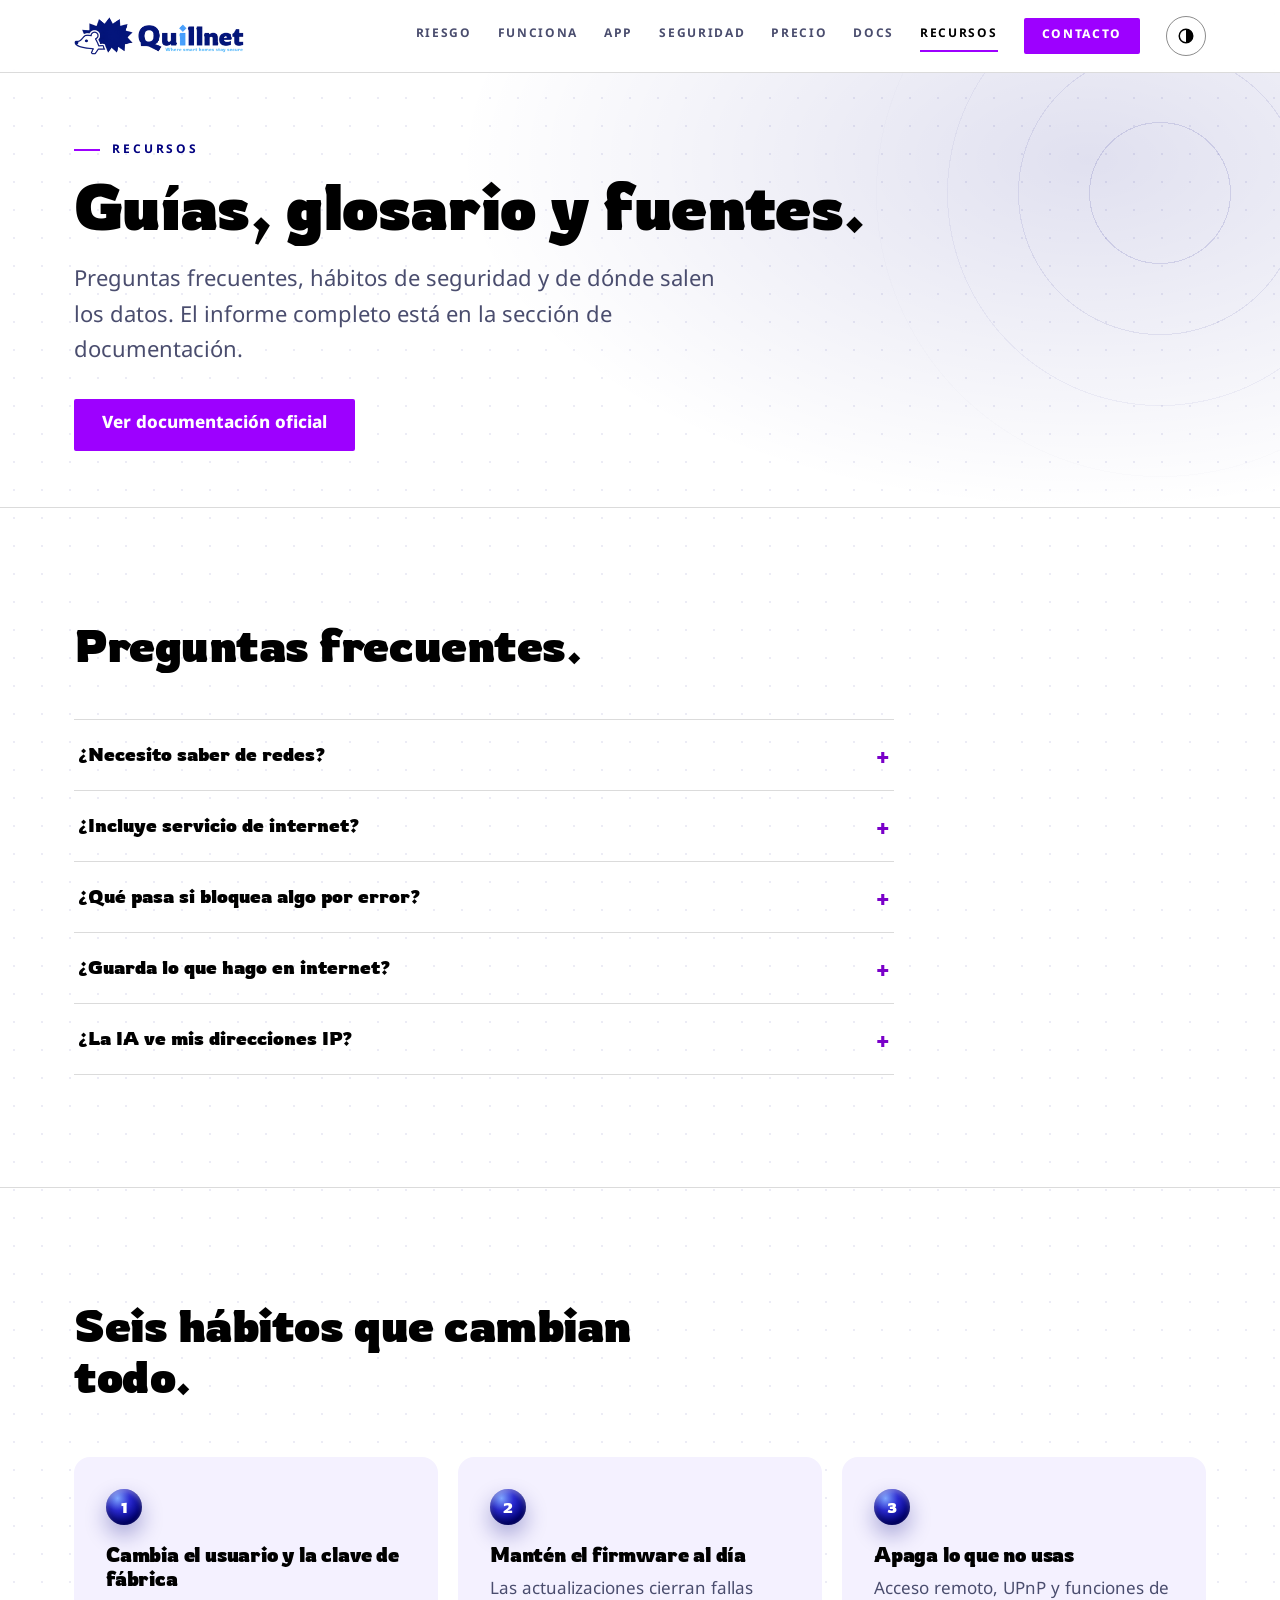
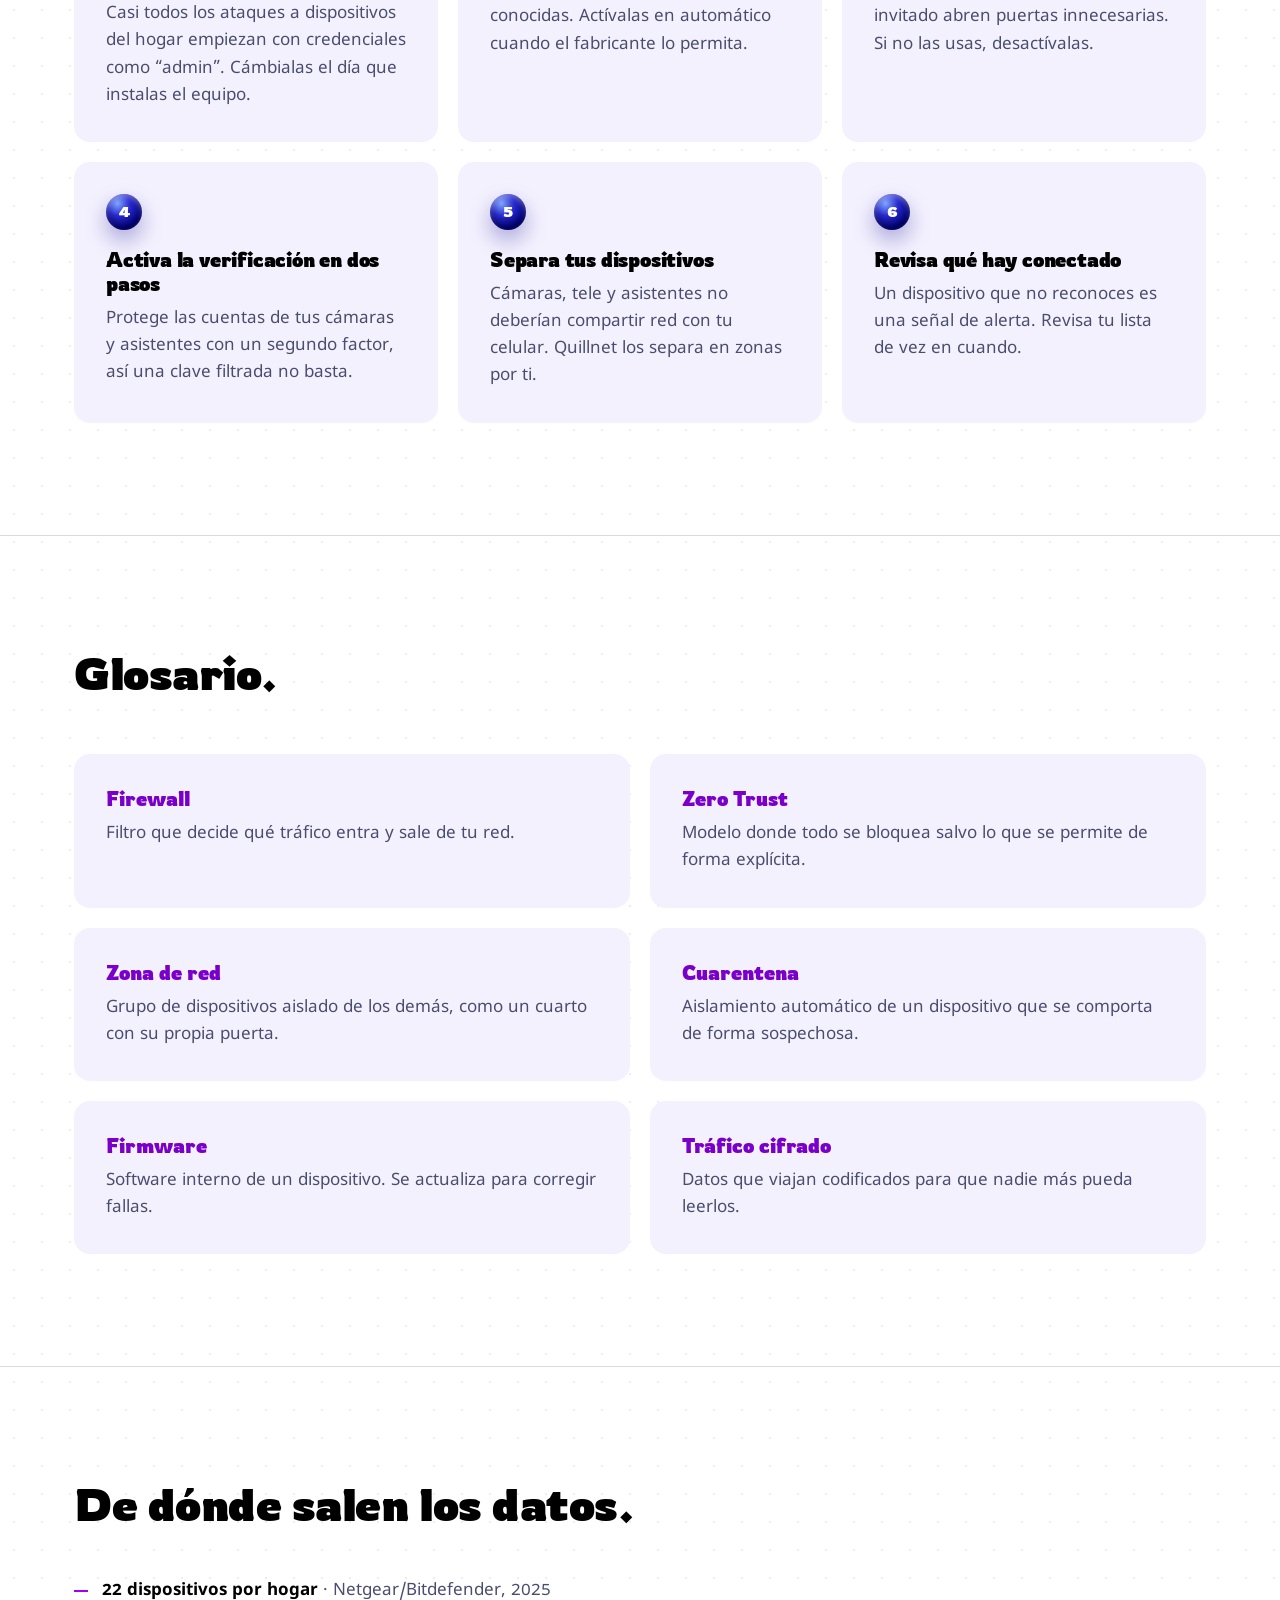
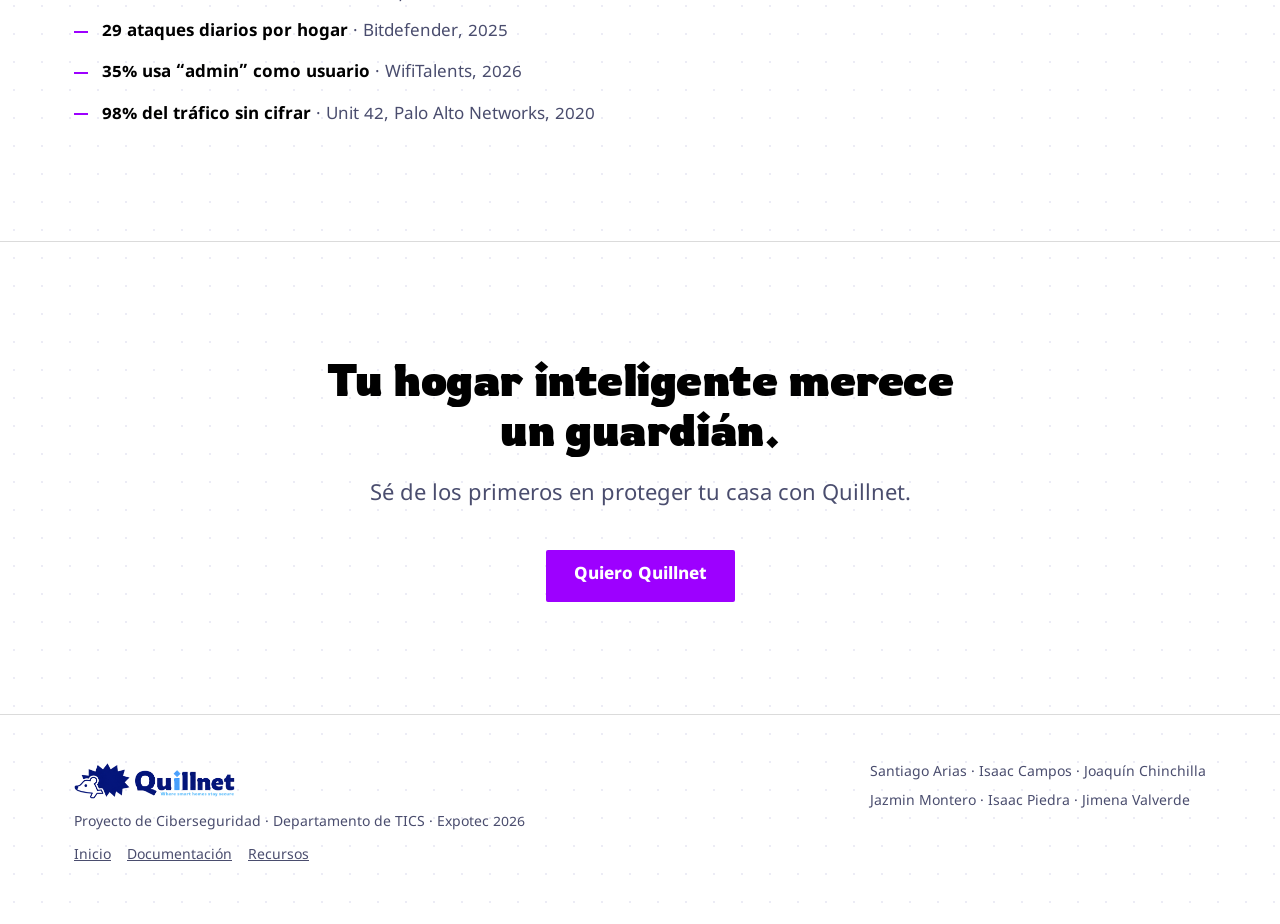
<file: recursos.html>
<!DOCTYPE html>
<html lang="es">
<head>
<meta charset="utf-8">
<meta name="viewport" content="width=device-width, initial-scale=1, viewport-fit=cover">
<title>Recursos · Quillnet</title>
<meta name="description" content="Guías, glosario, preguntas frecuentes y fuentes de Quillnet.">
<meta name="color-scheme" content="light dark"><script>var t=null;try{t=localStorage.getItem("qn-theme2")}catch(e){}document.documentElement.setAttribute("data-qn",t==="dark"?"dark":"light")</script><link rel="preconnect" href="https://fonts.googleapis.com"><link rel="preconnect" href="https://fonts.gstatic.com" crossorigin><link rel="stylesheet" href="https://fonts.googleapis.com/css2?family=Noto+Sans+Telugu:wght@300;400;600;800&family=Rowdies:wght@300;400;700&display=swap"><link rel="icon" href="assets/img/hub-light.png">
<link rel="stylesheet" href="css/styles.css"><link rel="stylesheet" href="css/recursos.css"><link rel="stylesheet" href="css/quill.css">
</head>
<body>
<header><div class="wrap"><a href="index.html" aria-label="Quillnet, inicio"><img class="lg-d" src="assets/img/logo-dark.png" alt="Quillnet"><img class="lg-l" src="assets/img/logo-light.png" alt="Quillnet"></a>
<nav aria-label="Principal"><a href="index.html#problema">Riesgo</a><a href="index.html#como">Funciona</a><a href="index.html#app">App</a><a href="index.html#seguridad">Seguridad</a><a href="index.html#precio">Precio</a><a href="documentacion.html">Docs</a><a href="recursos.html" aria-current="page">Recursos</a><a class="btn" href="index.html#contacto">Contacto</a><button class="tg" id="tg" type="button" aria-label="Cambiar entre modo claro y oscuro" title="Modo claro / oscuro"><svg viewBox="0 0 24 24" aria-hidden="true"><circle cx="12" cy="12" r="9" fill="none" stroke="currentColor" stroke-width="2"/><path d="M12 3a9 9 0 0 1 0 18z" fill="currentColor"/></svg></button></nav></div></header>

<main id="top">
<section class="rhero"><div class="wrap"><p class="eyebrow">Recursos</p><h1>Guías, glosario y fuentes.</h1><p class="lead">Preguntas frecuentes, hábitos de seguridad y de dónde salen los datos. El informe completo está en la sección de documentación.</p><p style="margin-top:28px"><a class="btn" href="documentacion.html">Ver documentación oficial</a></p></div></section>
<section id="faq"><div class="wrap"><h2>Preguntas frecuentes.</h2><div class="faq"><details><summary>¿Necesito saber de redes?</summary><p>No. Quillnet se instala y se olvida: no tienes que abrir puertos ni tocar configuraciones.</p></details><details><summary>¿Incluye servicio de internet?</summary><p>No. El plan cubre solo la seguridad; Quillnet se conecta al internet que ya tienes.</p></details><details><summary>¿Qué pasa si bloquea algo por error?</summary><p>Puedes aprobar el dispositivo desde la app. Para sacarlo de cuarentena se pide un código de verificación enviado a tu correo.</p></details><details><summary>¿Guarda lo que hago en internet?</summary><p>No guarda el contenido de lo que haces, solo lo necesario para detectar amenazas.</p></details><details><summary>¿La IA ve mis direcciones IP?</summary><p>No. Traduce las alertas a lenguaje cotidiano sin recibir tus direcciones IP.</p></details></div></div></section>
<section id="guia"><div class="wrap"><h2>Seis hábitos que cambian todo.</h2><div class="tips"><article class="tip"><i>1</i><h3>Cambia el usuario y la clave de fábrica</h3><p>Casi todos los ataques a dispositivos del hogar empiezan con credenciales como “admin”. Cámbialas el día que instalas el equipo.</p></article><article class="tip"><i>2</i><h3>Mantén el firmware al día</h3><p>Las actualizaciones cierran fallas conocidas. Actívalas en automático cuando el fabricante lo permita.</p></article><article class="tip"><i>3</i><h3>Apaga lo que no usas</h3><p>Acceso remoto, UPnP y funciones de invitado abren puertas innecesarias. Si no las usas, desactívalas.</p></article><article class="tip"><i>4</i><h3>Activa la verificación en dos pasos</h3><p>Protege las cuentas de tus cámaras y asistentes con un segundo factor, así una clave filtrada no basta.</p></article><article class="tip"><i>5</i><h3>Separa tus dispositivos</h3><p>Cámaras, tele y asistentes no deberían compartir red con tu celular. Quillnet los separa en zonas por ti.</p></article><article class="tip"><i>6</i><h3>Revisa qué hay conectado</h3><p>Un dispositivo que no reconoces es una señal de alerta. Revisa tu lista de vez en cuando.</p></article></div></div></section>
<section id="glosario"><div class="wrap"><h2>Glosario.</h2><dl class="gloss"><div><dt>Firewall</dt><dd>Filtro que decide qué tráfico entra y sale de tu red.</dd></div><div><dt>Zero Trust</dt><dd>Modelo donde todo se bloquea salvo lo que se permite de forma explícita.</dd></div><div><dt>Zona de red</dt><dd>Grupo de dispositivos aislado de los demás, como un cuarto con su propia puerta.</dd></div><div><dt>Cuarentena</dt><dd>Aislamiento automático de un dispositivo que se comporta de forma sospechosa.</dd></div><div><dt>Firmware</dt><dd>Software interno de un dispositivo. Se actualiza para corregir fallas.</dd></div><div><dt>Tráfico cifrado</dt><dd>Datos que viajan codificados para que nadie más pueda leerlos.</dd></div></dl></div></section>
<section id="fuentes"><div class="wrap"><h2>De dónde salen los datos.</h2><ul class="src"><li><b>22 dispositivos por hogar</b> · Netgear/Bitdefender, 2025</li><li><b>29 ataques diarios por hogar</b> · Bitdefender, 2025</li><li><b>35% usa “admin” como usuario</b> · WifiTalents, 2026</li><li><b>98% del tráfico sin cifrar</b> · Unit 42, Palo Alto Networks, 2020</li></ul></div></section>
<section class="end"><div class="wrap"><h2>Tu hogar inteligente merece un guardián.</h2><p class="lead">Sé de los primeros en proteger tu casa con Quillnet.</p><a class="btn" href="index.html#contacto">Quiero Quillnet</a></div></section>
</main>

<footer><div class="wrap">
<div><img class="lg-d" src="assets/img/logo-dark.png" alt="Quillnet"><img class="lg-l" src="assets/img/logo-light.png" alt="Quillnet"><p>Proyecto de Ciberseguridad · Departamento de TICS · Expotec 2026</p><p class="links"><a href="index.html">Inicio</a><a href="documentacion.html">Documentación</a><a href="recursos.html">Recursos</a></p></div>
<div><p>Santiago Arias · Isaac Campos · Joaquín Chinchilla</p><p>Jazmin Montero · Isaac Piedra · Jimena Valverde</p></div>
</div></footer>

<script src="js/main.js"></script>
</body>
</html>
</file>
<file: css/styles.css>
:root{--bg:#fff;--surf:#f4f1ff;--navy:#000080;--violet:#9D00FF;--violet-l:#7a00c9;--ice:#000080;--text:#000;--mute:#4a4d6e;--line:rgba(0,0,0,.14);--hdr:rgba(255,255,255,.88);--g1:rgba(0,0,128,.12);--g2:rgba(157,0,255,.16);--plan:rgba(255,255,255,.75);--zone:#fff;--hub:#fff;--spine:#9D00FF;--alertc:#7a00c9;--shadow:0 20px 70px rgba(0,0,128,.22);--ghost:rgba(0,0,0,.45);--dim:#6b6e91;--bh-bg:#000;--bh-fg:#fff;color-scheme:light;box-sizing:border-box;padding-top:env(safe-area-inset-top,0px);padding-bottom:env(safe-area-inset-bottom,0px)}
@media not all{:root:not([data-qn="light"]){--bg:#000;--surf:#00001f;--violet-l:#C56BFF;--ice:#9fb0ff;--text:#fff;--mute:#b9bbd6;--line:rgba(255,255,255,.14);--hdr:rgba(0,0,0,.85);--g1:rgba(0,0,128,.75);--g2:rgba(157,0,255,.35);--plan:rgba(0,0,0,.6);--zone:#00001f;--hub:#00001f;--spine:#C56BFF;--alertc:#C56BFF;--shadow:0 0 80px rgba(157,0,255,.28);--ghost:rgba(255,255,255,.6);--dim:#7d80a6;--bh-bg:#fff;--bh-fg:#000;color-scheme:dark}:root:not([data-qn="light"]) .lg-d{display:block}:root:not([data-qn="light"]) .lg-l{display:none}}
:root[data-qn="dark"]{--bg:#000;--surf:#00001f;--violet-l:#C56BFF;--ice:#9fb0ff;--text:#fff;--mute:#b9bbd6;--line:rgba(255,255,255,.14);--hdr:rgba(0,0,0,.85);--g1:rgba(0,0,128,.75);--g2:rgba(157,0,255,.35);--plan:rgba(0,0,0,.6);--zone:#00001f;--hub:#00001f;--spine:#C56BFF;--alertc:#C56BFF;--shadow:0 0 80px rgba(157,0,255,.28);--ghost:rgba(255,255,255,.6);--dim:#7d80a6;--bh-bg:#fff;--bh-fg:#000;color-scheme:dark}:root[data-qn="dark"] .lg-d{display:block}:root[data-qn="dark"] .lg-l{display:none}
.lg-d{display:none}
.tg{display:grid;place-items:center;width:40px;height:40px;border:1.5px solid var(--ghost);background:transparent;color:var(--text);border-radius:50%;cursor:pointer;padding:0}.tg:hover{background:var(--text);color:var(--bg)}.tg svg{width:18px;height:18px}
.hub{fill:var(--hub);stroke:#9D00FF;stroke-width:2}.tdot{fill:var(--text)}.tring{fill:none;stroke:var(--text);stroke-opacity:.4}
html{scroll-behavior:smooth;scroll-padding-top:calc(72px + env(safe-area-inset-top,0px))}
*,*::before,*::after{box-sizing:border-box}
body{margin:0;background:var(--bg);color:var(--text);font:400 17px/1.6 "Noto Sans Telugu","Noto Sans",system-ui,-apple-system,"Segoe UI",Roboto,sans-serif;-webkit-font-smoothing:antialiased}
body::before{content:"";position:fixed;inset:0 0 auto;height:env(safe-area-inset-top,0px);background:var(--hdr);backdrop-filter:blur(12px);z-index:10}
img{max-width:100%;display:block}
a{color:inherit}
:focus-visible{outline:3px solid var(--violet-l);outline-offset:3px}
.wrap{max-width:1180px;margin:0 auto;padding:0 24px}
header{position:sticky;top:env(safe-area-inset-top,0px);z-index:11;background:var(--hdr);backdrop-filter:blur(12px);border-bottom:1px solid var(--line)}
header .wrap{display:flex;align-items:center;justify-content:space-between;height:72px;gap:16px}
header img{height:38px;width:auto}
nav{display:flex;gap:28px;align-items:center;font-size:15px;font-weight:600}
nav a{text-decoration:none;color:var(--mute)}nav a:hover{color:var(--text)}
.btn{display:inline-block;cursor:pointer;line-height:1.2;background:var(--violet);color:#fff;font-weight:800;text-decoration:none;padding:14px 26px;border-radius:2px;border:2px solid var(--violet);transition:background .2s,color .2s}
.btn:hover{background:var(--bh-bg);color:var(--bh-fg);border-color:var(--bh-bg)}
.btn.ghost{background:transparent;border-color:var(--ghost);color:var(--text)}
.btn.ghost:hover{border-color:var(--text);background:var(--text);color:var(--bg)}
nav .btn{padding:9px 18px;color:#fff}nav .btn:hover{color:var(--bh-fg)}
h1,h2,h3{font-family:"Rowdies","Noto Sans Telugu",system-ui,sans-serif;font-weight:700;line-height:1.1;letter-spacing:-.01em;margin:0}
h1{font-size:clamp(34px,5vw,64px)}
h2{font-size:clamp(28px,3.8vw,46px);max-width:20ch}
h3{font-size:20px;letter-spacing:-.01em;line-height:1.2}
p{margin:0}.lead{font-size:clamp(18px,2vw,22px);color:var(--mute);max-width:52ch}
section{padding:112px 0;border-top:1px solid var(--line)}
.hero{border:0;padding:72px 0 96px;position:relative;overflow:hidden;background:radial-gradient(900px 600px at 80% 30%,var(--g1),transparent 70%),radial-gradient(500px 400px at 95% 80%,var(--g2),transparent 70%)}
.hero .wrap{display:grid;grid-template-columns:1.05fr .95fr;gap:48px;align-items:center}
.hero .lead{margin:28px 0 36px}
.cta{display:flex;gap:14px;flex-wrap:wrap}
.tag{margin-top:40px;color:var(--ice);font-weight:600;font-size:15px}
.viz{width:100%;max-width:540px;justify-self:center}
.viz text{font:400 14px "Rowdies","Noto Sans Telugu",sans-serif;fill:var(--text)}
.zone{fill:var(--zone);stroke:var(--violet-l);stroke-width:1.5}
.link{stroke:var(--navy);stroke-width:2;stroke-dasharray:4 6}
.threat{animation:th 6s linear infinite}
.spines{transform-box:fill-box;transform-origin:center;animation:bu 6s ease-out infinite;opacity:0}
.alert{opacity:0;animation:al 6s linear infinite}
@keyframes th{0%{transform:translateY(0);opacity:1}50%{transform:translateY(182px);opacity:1}51%,100%{transform:translateY(182px);opacity:0}}
@keyframes bu{0%,50%{opacity:0;transform:scale(.8)}54%{opacity:1;transform:scale(1.1)}78%{opacity:0;transform:scale(1.25)}100%{opacity:0}}
@keyframes al{0%,50%{opacity:0}55%,85%{opacity:1}95%,100%{opacity:0}}
.stats{display:grid;grid-template-columns:repeat(4,1fr);margin-top:64px;border-top:1px solid var(--line)}
.stat{padding:32px 24px 0 0}
.stat+.stat{padding-left:24px;border-left:1px solid var(--line)}
.stat b{display:block;font-size:clamp(44px,5.2vw,72px);font-weight:800;letter-spacing:-.04em;line-height:1;color:var(--violet-l)}
.stat span{display:block;margin-top:12px;color:var(--mute);font-size:15px;line-height:1.45}
.stat small{display:block;margin-top:8px;color:var(--dim);font-size:12px}
.steps{display:grid;grid-template-columns:repeat(3,1fr);gap:0;margin-top:64px;border:1px solid var(--line)}
.step{padding:36px 32px 40px}
.step+.step{border-left:1px solid var(--line)}
.step i{color:#fff;font-style:normal;display:grid;place-items:center;width:44px;height:44px;background:var(--navy);font-weight:800;margin-bottom:28px}
.step p{margin-top:12px;color:var(--mute)}
.zones{display:flex;flex-wrap:wrap;gap:8px;margin-top:20px}
/* Zonas de los pasos y tarjetas: sin bordes violetas (el violeta queda solo para lo interactivo) */
.zones span{font-size:13px;font-weight:600;padding:5px 12px;border:1px solid var(--line);color:var(--text)}
.feats{display:grid;grid-template-columns:repeat(6,1fr);gap:20px;margin-top:64px}
.feat{background:var(--surf);padding:36px}
.feat:nth-child(1){grid-column:span 4;background:var(--navy);color:#fff}.feat:nth-child(1) p{color:rgba(255,255,255,.85)}
.feat:nth-child(2){grid-column:span 2}
.feat:nth-child(n+3){grid-column:span 2}
.feat p{margin-top:12px;color:var(--mute)}
.app .wrap{display:grid;grid-template-columns:1fr 1.1fr;gap:64px;align-items:center}
.app ul{list-style:none;padding:0;margin:32px 0 0;display:grid;gap:14px;color:var(--mute)}
.app li{padding-left:28px;position:relative}
.app li::before{content:"";position:absolute;left:0;top:.7em;width:14px;height:2px;background:var(--violet)}
.phones{display:flex;gap:20px;justify-content:center;align-items:flex-start}
.phone{width:min(46%,260px);border:1px solid var(--line);border-radius:26px;overflow:hidden;background:#fff;box-shadow:var(--shadow)}
.phone:nth-child(2){margin-top:56px}
.proof{display:grid;grid-template-columns:1fr 1fr;gap:20px;margin-top:56px}
.test{border:1px solid var(--line);padding:32px;background:var(--surf)}
.test p{color:var(--mute);margin-top:10px}
.ok{display:inline-block;margin:0 0 18px;font-weight:800;color:#fff;background:var(--navy);padding:5px 12px;font-size:14px}
.facts{display:grid;grid-template-columns:repeat(3,1fr);margin-top:20px;border:1px solid var(--line);color:var(--mute)}.facts>div{padding:28px 32px}.facts>div+div{border-left:1px solid var(--line)}
.facts b{display:block;color:var(--text);font-size:34px;font-weight:800;letter-spacing:-.03em}
.quill .wrap{display:grid;grid-template-columns:.8fr 1.2fr;gap:64px;align-items:center}
.quill img{width:min(100%,380px);margin:auto;filter:drop-shadow(0 0 60px rgba(157,0,255,.5))}
.quill .big{font-size:clamp(34px,5vw,64px);font-weight:300;letter-spacing:-.03em;line-height:1.08}
.quill .lead{margin-top:24px}
.price{background:radial-gradient(700px 400px at 50% 0%,var(--g1),transparent 70%)}
.plan{max-width:760px;margin:64px auto 0;border:1px solid var(--violet);padding:48px;display:grid;grid-template-columns:1fr 1fr;gap:40px;background:var(--plan)}
.plan .amt{font-size:clamp(44px,6vw,68px);font-weight:800;letter-spacing:-.04em;line-height:1}
.plan .amt small{font-size:18px;font-weight:400;color:var(--mute);letter-spacing:0}
.plan ul{list-style:none;margin:0;padding:0;display:grid;gap:12px}
.plan li::before{content:"✓ ";color:var(--violet-l);font-weight:800}
.note{font-size:13px;color:var(--dim);margin-top:14px}
.end{text-align:center}
.end h2{margin:0 auto 24px;max-width:20ch}.end .lead{margin:0 auto 36px}
footer{border-top:1px solid var(--line);padding:48px 0 56px;color:var(--mute);font-size:14px}
footer .wrap{display:flex;justify-content:space-between;gap:32px;flex-wrap:wrap}
footer img{height:36px;width:auto;margin-bottom:14px}
footer p+p{margin-top:6px}
@media (max-width:900px){
.hero .wrap,.app .wrap,.quill .wrap{grid-template-columns:1fr}
.stats{grid-template-columns:1fr 1fr}.stat:nth-child(3){border-left:0;padding-left:0}.stat:nth-child(n+3){margin-top:32px;border-top:1px solid var(--line)}
.steps{grid-template-columns:1fr}.step+.step{border-left:0;border-top:1px solid var(--line)}
.feats{grid-template-columns:1fr}.feat:nth-child(n){grid-column:auto}
.proof,.plan,.facts{grid-template-columns:1fr}.plan{padding:32px}.facts>div+div{border-left:0;border-top:1px solid var(--line)}
nav a:not(.btn){display:none}section{padding:80px 0}
}
@media (prefers-reduced-motion:reduce){.threat,.spines,.alert{animation:none}.spines{opacity:.5}html{scroll-behavior:auto}}

/* --- Tipografía: títulos en Rowdies --- */
.stat b,.plan .amt{font-family:"Rowdies",sans-serif;font-weight:700;letter-spacing:-.02em}
.quill .big{font-family:"Rowdies",sans-serif;font-weight:400;letter-spacing:-.01em}
/* --- Logo en modo oscuro: más claro y con brillo suave --- */
.lg-d{filter:drop-shadow(0 0 12px rgba(157,0,255,.45))}
header img.lg-d{filter:drop-shadow(0 0 8px rgba(157,0,255,.4))}
/* --- Zonas del diagrama --- */
.badge{fill:rgba(157,0,255,.14)}
.ico{fill:none;stroke:var(--violet-l);stroke-width:1.8;stroke-linecap:round;stroke-linejoin:round}
.zn:hover .zone{stroke-width:2.5}
/* --- App: lista en tarjetas --- */
.app ul{gap:12px;margin-top:28px}
.app li{background:var(--surf);padding:16px 20px 16px 24px}
.app li::before{display:none}
/* --- Plan: lo que no incluye --- */
.plan li.no{color:var(--mute)}.plan li.no::before{content:"✕ ";color:var(--dim)}
nav a[aria-current]{color:var(--text)}
footer .links{margin-top:10px}footer .links a{margin-right:16px}

/* --- Seguridad, proceso, galería --- */
/* Chips: sin borde lateral de color, contenido y fila centrados */
.chips{display:flex;flex-wrap:wrap;justify-content:center;gap:12px;margin:40px 0 0;padding:0}.chips li{list-style:none;background:var(--surf);border:0;padding:14px 22px;color:var(--mute);text-align:center}.chips b{display:block;font:700 26px "Rowdies",sans-serif;color:var(--text)}
.cards{display:grid;grid-template-columns:repeat(3,1fr);gap:20px;margin-top:32px}.card{background:var(--surf);padding:32px}.card ul{margin:16px 0 0;padding-left:20px;color:var(--mute);display:grid;gap:10px}
@media (max-width:900px){.cards{grid-template-columns:1fr}}
header a:first-child{flex-shrink:0}
header img{flex-shrink:0;max-width:none;object-fit:contain}

@media (max-width:600px){
  header img{height:30px}
  header .wrap{gap:10px}
  nav{gap:10px}
  nav .btn{padding:8px 12px;font-size:14px}
}

@media (max-width:600px){
  section{padding:44px 0}
  .hero{padding:32px 0 40px}
  .hero .lead{margin:16px 0 20px}
  .app .wrap{gap:28px}
  .cards{gap:12px}
  .card{padding:22px}
  .tip,.gloss>div{padding:22px}
  .tips,.gloss{margin-top:32px;gap:12px}
  .step i{margin-bottom:14px}
  .viz{max-width:320px;margin-inline:auto}
  .phone:nth-child(2){margin-top:0}
  footer{padding:32px 0}
}

@media (max-width:600px){
  /* Los 3 pasos: número al lado del título */
  .steps{margin-top:28px}
  .step{padding:18px;display:grid;grid-template-columns:36px 1fr;column-gap:14px;align-items:center}
  .step i{width:36px;height:36px;margin:0}
  .step h3{font-size:17px}
  .step p,.step .zones{grid-column:1/-1}
  .step p{font-size:15px;margin-top:10px}

  /* Las 5 tarjetas: la primera completa y las otras 4 de a dos */
  .feats{grid-template-columns:1fr 1fr;gap:10px;margin-top:28px}
  .feats .feat:nth-child(n){grid-column:auto;padding:16px}
  .feats .feat:nth-child(1){grid-column:1/-1}
  .feat h3{font-size:16px}
  .feat p{font-size:14px;margin-top:8px}
}

@media (max-width:600px){
  .chips{display:grid;grid-template-columns:1fr 1fr;gap:10px;margin-top:24px}
  .chips li{padding:12px 14px;font-size:14px}
  .chips b{font-size:22px}
}
</file>
<file: css/quill.css>
/* ==========================================================================
   Quillnet · capa de identidad (se carga DESPUÉS de styles.css)
   Lenguaje visual de la app: esferas navy con brillo, órbitas, etiquetas en
   mayúsculas espaciadas, tarjetas redondeadas con cabecera navy, punto "en vivo".
   ========================================================================== */
:root{--dots:rgba(0,0,128,.075);--ring:rgba(0,0,128,.13);--live:#4aa8ff;--card-r:16px;--orb:radial-gradient(circle at 32% 26%,#7ea6ff 0,#2a2ad0 34%,#000080 72%)}
:root[data-qn="dark"]{--dots:rgba(159,176,255,.07);--ring:rgba(159,176,255,.17);--orb:radial-gradient(circle at 32% 26%,#8fb2ff 0,#3a3aff 30%,#000080 72%)}

/* Fondo punteado sutil, como el mapa de la app */
body{background-image:radial-gradient(var(--dots) 1px,transparent 1.2px);background-size:28px 28px}

/* Etiqueta de sección */
.eyebrow{margin:0 0 14px;font:700 12px/1 "Noto Sans Telugu",system-ui,sans-serif;letter-spacing:.24em;text-transform:uppercase;color:var(--ice)}
.eyebrow::before{content:"";display:inline-block;width:26px;height:2px;margin-right:12px;vertical-align:middle;background:var(--violet)}

/* Píldora "en vivo" */
.pill{display:inline-flex;align-items:center;gap:10px;margin:0 0 24px;padding:7px 16px 7px 14px;border:1px solid var(--line);border-radius:99px;background:var(--hdr);backdrop-filter:blur(8px);font-size:13px;font-weight:600;color:var(--text)}
.pill::before{content:"";width:9px;height:9px;border-radius:50%;background:var(--live);box-shadow:0 0 0 4px rgba(74,168,255,.28);animation:qpulse 2.4s ease-in-out infinite}
@keyframes qpulse{50%{box-shadow:0 0 0 8px rgba(74,168,255,0)}}

/* Órbitas decorativas en las cabeceras (esquina superior derecha, como en la app) */
.hero::before,.rhero::before{content:"";position:absolute;pointer-events:none;right:-190px;top:-190px;width:620px;height:620px;border-radius:50%;
  background:repeating-radial-gradient(circle at center,transparent 0 70px,var(--ring) 70px 71px);
  -webkit-mask-image:radial-gradient(circle,#000 8%,transparent 70%);mask-image:radial-gradient(circle,#000 8%,transparent 70%)}
.rhero{position:relative;overflow:hidden}
.hero .wrap,.rhero .wrap{position:relative;z-index:1}

/* Números como esferas con brillo */
.step i,.tip i{border-radius:50%;background:var(--orb);color:#fff;box-shadow:0 10px 22px rgba(0,0,128,.32),inset 0 -5px 9px rgba(0,0,0,.32),inset 0 3px 5px rgba(255,255,255,.35);font-family:"Rowdies",sans-serif}
.step i{width:48px;height:48px}

/* Tarjetas redondeadas */
.feat,.test,.tip,.gloss>div,.card,.plan,.facts,.steps,.chips li,.app li,.phone{border-radius:var(--card-r)}
.steps{overflow:hidden}
.facts{overflow:hidden}
.feat{transition:transform .25s ease,box-shadow .25s ease}
.feat:hover{transform:translateY(-3px);box-shadow:var(--shadow)}

/* Tarjetas con cabecera navy (como los paneles del diagrama de infraestructura) */
.card{padding:0;overflow:hidden;border:1px solid var(--line)}
.card h3{background:var(--navy);color:#fff;padding:16px 26px;font-size:18px;letter-spacing:.01em}
.card ul{margin:0;padding:24px 28px 28px 48px}
.cards{grid-template-columns:repeat(2,1fr)}

/* Estadísticas: cifra con degradado Quillnet */
.stat b{background:linear-gradient(120deg,var(--violet-l),var(--ice));-webkit-background-clip:text;background-clip:text;-webkit-text-fill-color:transparent}

/* Plan de precio */
.plan{box-shadow:var(--shadow)}
.plan .amt{background:linear-gradient(120deg,var(--violet-l),var(--ice));-webkit-background-clip:text;background-clip:text;-webkit-text-fill-color:transparent}
.model{max-width:760px;margin:20px auto 0}
.model .facts{grid-template-columns:1fr 1fr;margin-top:0}
.model .facts>div{padding:24px 28px}
.model .facts>div:nth-child(odd){border-left:0}
.model .facts>div:nth-child(n+3){border-top:1px solid var(--line)}
.model .facts b{font:700 clamp(22px,2.6vw,30px) "Rowdies",sans-serif;letter-spacing:-.01em}
.model .facts span{display:block;margin-top:6px;font-size:14px;line-height:1.4}
.disclaimer{max-width:760px;margin:18px auto 0;font-size:13px;line-height:1.55;color:var(--dim);text-align:center}
.disclaimer b{color:var(--mute)}

/* Figura ancha: mapa en órbita */
.figure{margin:56px 0 0;border:1px solid var(--line);border-radius:22px;overflow:hidden;background:var(--surf);box-shadow:var(--shadow)}
.figure img{width:100%;height:auto}
.figcap{padding:14px 22px;font-size:13px;color:var(--dim);border-top:1px solid var(--line)}
.red-note{display:flex;flex-wrap:wrap;gap:10px;margin:28px 0 0;padding:0;list-style:none}
.red-note li{padding:8px 16px;border:1px solid var(--violet-l);border-radius:99px;font-size:14px;font-weight:600;color:var(--violet-l)}

/* Franja de documentación (inicio) */
.docband .wrap{display:grid;grid-template-columns:1.1fr .9fr;gap:48px;align-items:center}
.docband .lead{margin-top:20px}
.docband .cta{margin-top:32px}
.mini-docs{display:grid;gap:14px}
.mini-doc{display:grid;grid-template-columns:56px 1fr;gap:18px;align-items:center;padding:20px 22px;border:1px solid var(--line);border-radius:var(--card-r);background:var(--surf);text-decoration:none;transition:transform .2s,box-shadow .2s}
.mini-doc:hover{transform:translateY(-2px);box-shadow:var(--shadow)}
.mini-doc .lang{display:grid;place-items:center;width:56px;height:56px;border-radius:50%;background:var(--orb);color:#fff;font:700 17px "Rowdies",sans-serif;box-shadow:0 8px 18px rgba(0,0,128,.3),inset 0 -4px 7px rgba(0,0,0,.3)}
.mini-doc b{display:block;font:700 18px/1.2 "Rowdies",sans-serif}
.mini-doc span{display:block;margin-top:4px;color:var(--mute);font-size:14px}

/* ---------- Página de documentación ---------- */
.docs-grid{display:grid;grid-template-columns:1fr 1fr;gap:24px;margin-top:48px}
.doc{border:1px solid var(--line);border-radius:22px;overflow:hidden;background:var(--surf);display:flex;flex-direction:column;box-shadow:var(--shadow)}
.doc-head{display:grid;grid-template-columns:72px 1fr;gap:20px;align-items:center;padding:26px 28px;background:var(--navy);color:#fff;position:relative;overflow:hidden}
.doc-head::after{content:"";position:absolute;right:-70px;top:-70px;width:220px;height:220px;border-radius:50%;background:repeating-radial-gradient(circle at center,transparent 0 22px,rgba(255,255,255,.14) 22px 23px)}
.doc-head .lang{display:grid;place-items:center;width:72px;height:72px;border-radius:50%;background:radial-gradient(circle at 32% 26%,#8fb2ff 0,#3a3aff 34%,#12129a 74%);font:700 24px "Rowdies",sans-serif;box-shadow:0 10px 22px rgba(0,0,0,.35),inset 0 -6px 10px rgba(0,0,0,.35),inset 0 3px 6px rgba(255,255,255,.4)}
.doc-head h3{font-size:24px;color:#fff}
.doc-head p{margin:6px 0 0;color:rgba(255,255,255,.82);font-size:14px}
.doc-body{padding:26px 28px 30px;display:flex;flex-direction:column;gap:22px;flex:1}
.meta{display:grid;grid-template-columns:repeat(3,1fr);gap:0;margin:0;border:1px solid var(--line);border-radius:12px;overflow:hidden}
.meta div{padding:14px 16px}.meta div+div{border-left:1px solid var(--line)}
.meta dt{font-size:11px;letter-spacing:.16em;text-transform:uppercase;color:var(--dim);font-weight:700}
.meta dd{margin:6px 0 0;font:700 19px "Rowdies",sans-serif}
.doc .cta{margin-top:auto}
.doc .btn{padding:12px 20px;font-size:15px;border-radius:8px}
.preview{margin:0 -4px}
.preview[hidden]{display:none}
.preview iframe{width:100%;height:72vh;min-height:420px;border:1px solid var(--line);border-radius:12px;background:#fff}
.preview .hint{font-size:13px;color:var(--dim);margin:8px 2px 0}

.kpis{display:grid;grid-template-columns:repeat(3,1fr);gap:0;margin-top:48px;border:1px solid var(--line);border-radius:var(--card-r);overflow:hidden}
.kpi{padding:28px 30px;background:var(--surf)}
.kpi:nth-child(n+4){border-top:1px solid var(--line)}
.kpi:not(:nth-child(3n+1)){border-left:1px solid var(--line)}
.kpi b{display:block;font:700 clamp(30px,3.6vw,44px)/1 "Rowdies",sans-serif;background:linear-gradient(120deg,var(--violet-l),var(--ice));-webkit-background-clip:text;background-clip:text;-webkit-text-fill-color:transparent}
.kpi span{display:block;margin-top:10px;color:var(--mute);font-size:15px;line-height:1.45}
.kpi small{display:block;margin-top:6px;color:var(--dim);font-size:12px}

.findings{display:grid;grid-template-columns:repeat(3,1fr);gap:20px;margin-top:48px}
.finding{padding:30px;border-radius:var(--card-r);background:var(--surf)}
.finding h3{font-size:19px}
.finding p{margin-top:12px;color:var(--mute);font-size:16px}
.finding.warn{background:transparent;border:1px solid var(--line)}

.toc{width:100%;margin-top:48px;border-collapse:separate;border-spacing:0;border:1px solid var(--line);border-radius:var(--card-r);overflow:hidden;font-size:16px}
.toc th{background:var(--navy);color:#fff;text-align:left;font:700 12px "Noto Sans Telugu",sans-serif;letter-spacing:.16em;text-transform:uppercase;padding:14px 20px}
.toc td{padding:16px 20px;border-top:1px solid var(--line);vertical-align:top;background:var(--surf)}
.toc tr.sub td{background:transparent;padding-top:12px;padding-bottom:12px}
.toc tr.sub td:first-child{padding-left:44px;color:var(--mute)}
.toc td:first-child{font-weight:700}
.toc td p{color:var(--mute);font-size:15px;margin-top:4px;font-weight:400}
.toc a{display:inline-block;padding:4px 12px;border:1px solid var(--violet-l);border-radius:99px;color:var(--violet-l);font-weight:700;font-size:13px;text-decoration:none;margin-right:6px;white-space:nowrap}
.toc a:hover{background:var(--violet);border-color:var(--violet);color:#fff}
.toc .links{white-space:nowrap}

.infra{margin-top:40px}
.infra .shot{display:block;background:#fff;padding:12px}
.infra .shot img{width:100%;height:auto}

.cite{margin-top:40px;display:grid;grid-template-columns:1.3fr .7fr;gap:24px}
.cite blockquote{margin:0;padding:28px 30px;border-radius:var(--card-r);background:var(--surf);color:var(--mute);font-size:16px;line-height:1.65}
.cite blockquote em{color:var(--text);font-style:italic}
.cite .copy{margin-top:18px}
.cover{padding:28px 30px;border:1px solid var(--line);border-radius:var(--card-r)}
.cover h3{font-size:18px;margin-bottom:14px}
.cover p{color:var(--mute);font-size:15px;margin-top:6px}
.cover p b{color:var(--text)}

@media (max-width:900px){
  .cards{grid-template-columns:1fr}
  .docs-grid,.findings,.cite,.docband .wrap{grid-template-columns:1fr}
  .kpis{grid-template-columns:1fr 1fr}.kpi:nth-child(n){border-left:0;border-top:1px solid var(--line)}.kpi:nth-child(even){border-left:1px solid var(--line)}.kpi:nth-child(-n+2){border-top:0}
  .meta{grid-template-columns:1fr 1fr 1fr}
  .toc .links{white-space:normal}
  .hero::before,.rhero::before{width:380px;height:380px;right:-150px;top:-150px}
}
@media (max-width:600px){
  .model .facts{grid-template-columns:1fr}.model .facts>div:nth-child(n+2){border-left:0;border-top:1px solid var(--line)}
  .figure{margin-top:32px;border-radius:14px}
  .doc-head{grid-template-columns:56px 1fr;padding:20px}.doc-head .lang{width:56px;height:56px;font-size:19px}.doc-head h3{font-size:20px}
  .doc-body{padding:20px}
  .meta dd{font-size:16px}.meta div{padding:12px}
  .toc{font-size:14px}.toc th,.toc td{padding:12px}.toc tr.sub td:first-child{padding-left:22px}
  .toc th:nth-child(2),.toc td:nth-child(2){display:none}
  .model .facts b{font-size:21px}
  .preview,[data-preview]{display:none!important}
  .kpi{padding:20px}
  .step i{width:36px;height:36px}
}
@media (prefers-reduced-motion:reduce){.pill::before{animation:none}.feat,.mini-doc{transition:none}}
@media print{.pill::before{animation:none}header,.tg{display:none}}

/* Header: títulos de una sola palabra, chicos, en mayúsculas espaciadas (mismo lenguaje
   que las etiquetas "eyebrow"). El subrayado violeta aparece solo al pasar el mouse o en la
   página actual: el violeta queda reservado a lo interactivo. */
header nav{gap:26px}
header nav a:not(.btn){font-size:12px;font-weight:700;letter-spacing:.14em;text-transform:uppercase;position:relative;padding:6px 0;transition:color .2s}
header nav a:not(.btn)::after{content:"";position:absolute;left:0;right:0;bottom:0;height:2px;background:var(--violet);transform:scaleX(0);transform-origin:left;transition:transform .25s ease}
header nav a:not(.btn):hover::after,header nav a[aria-current]::after,header nav a:not(.btn):focus-visible::after{transform:scaleX(1)}
header nav .btn{font-size:12px;letter-spacing:.14em;text-transform:uppercase;padding:9px 16px}
@media (prefers-reduced-motion:reduce){header nav a:not(.btn)::after,header nav a:not(.btn){transition:none}}
</file>
<file: css/recursos.css>
.rhero{border:0;padding:72px 0 56px;background:radial-gradient(900px 500px at 85% 20%,var(--g1),transparent 70%)}
.rhero h1{margin-top:12px;max-width:18ch}.rhero .lead{margin-top:24px}
.tips,.gloss{display:grid;grid-template-columns:repeat(3,1fr);gap:20px;margin-top:56px}
.tip,.gloss>div{background:var(--surf);padding:32px}
.tip i{font:700 15px "Rowdies",sans-serif;font-style:normal;color:#fff;background:var(--navy);display:grid;place-items:center;width:36px;height:36px;margin-bottom:18px}
.tip p,.gloss dd{margin:10px 0 0;color:var(--mute)}
.gloss{grid-template-columns:repeat(2,1fr);margin-bottom:0}.gloss dt{font:700 20px "Rowdies",sans-serif;color:var(--violet-l)}
.faq{max-width:820px;margin-top:48px;border-top:1px solid var(--line)}
.faq details{border-bottom:1px solid var(--line);padding:22px 4px}
.faq summary{cursor:pointer;list-style:none;display:flex;justify-content:space-between;gap:16px;font:700 19px/1.3 "Rowdies",sans-serif}
.faq summary::-webkit-details-marker{display:none}
.faq summary::after{content:"+";color:var(--violet-l);font-size:26px;line-height:1}
.faq details[open] summary::after{content:"–"}
.faq p{margin-top:12px;color:var(--mute)}
.src{list-style:none;padding:0;margin:48px 0 0;display:grid;gap:14px;color:var(--mute)}
.src li{padding-left:28px;position:relative}.src li::before{content:"";position:absolute;left:0;top:.7em;width:14px;height:2px;background:var(--violet)}
.src b{color:var(--text)}
@media (max-width:900px){.tips,.gloss{grid-template-columns:1fr}.rhero{padding:48px 0 32px}}
</file>
